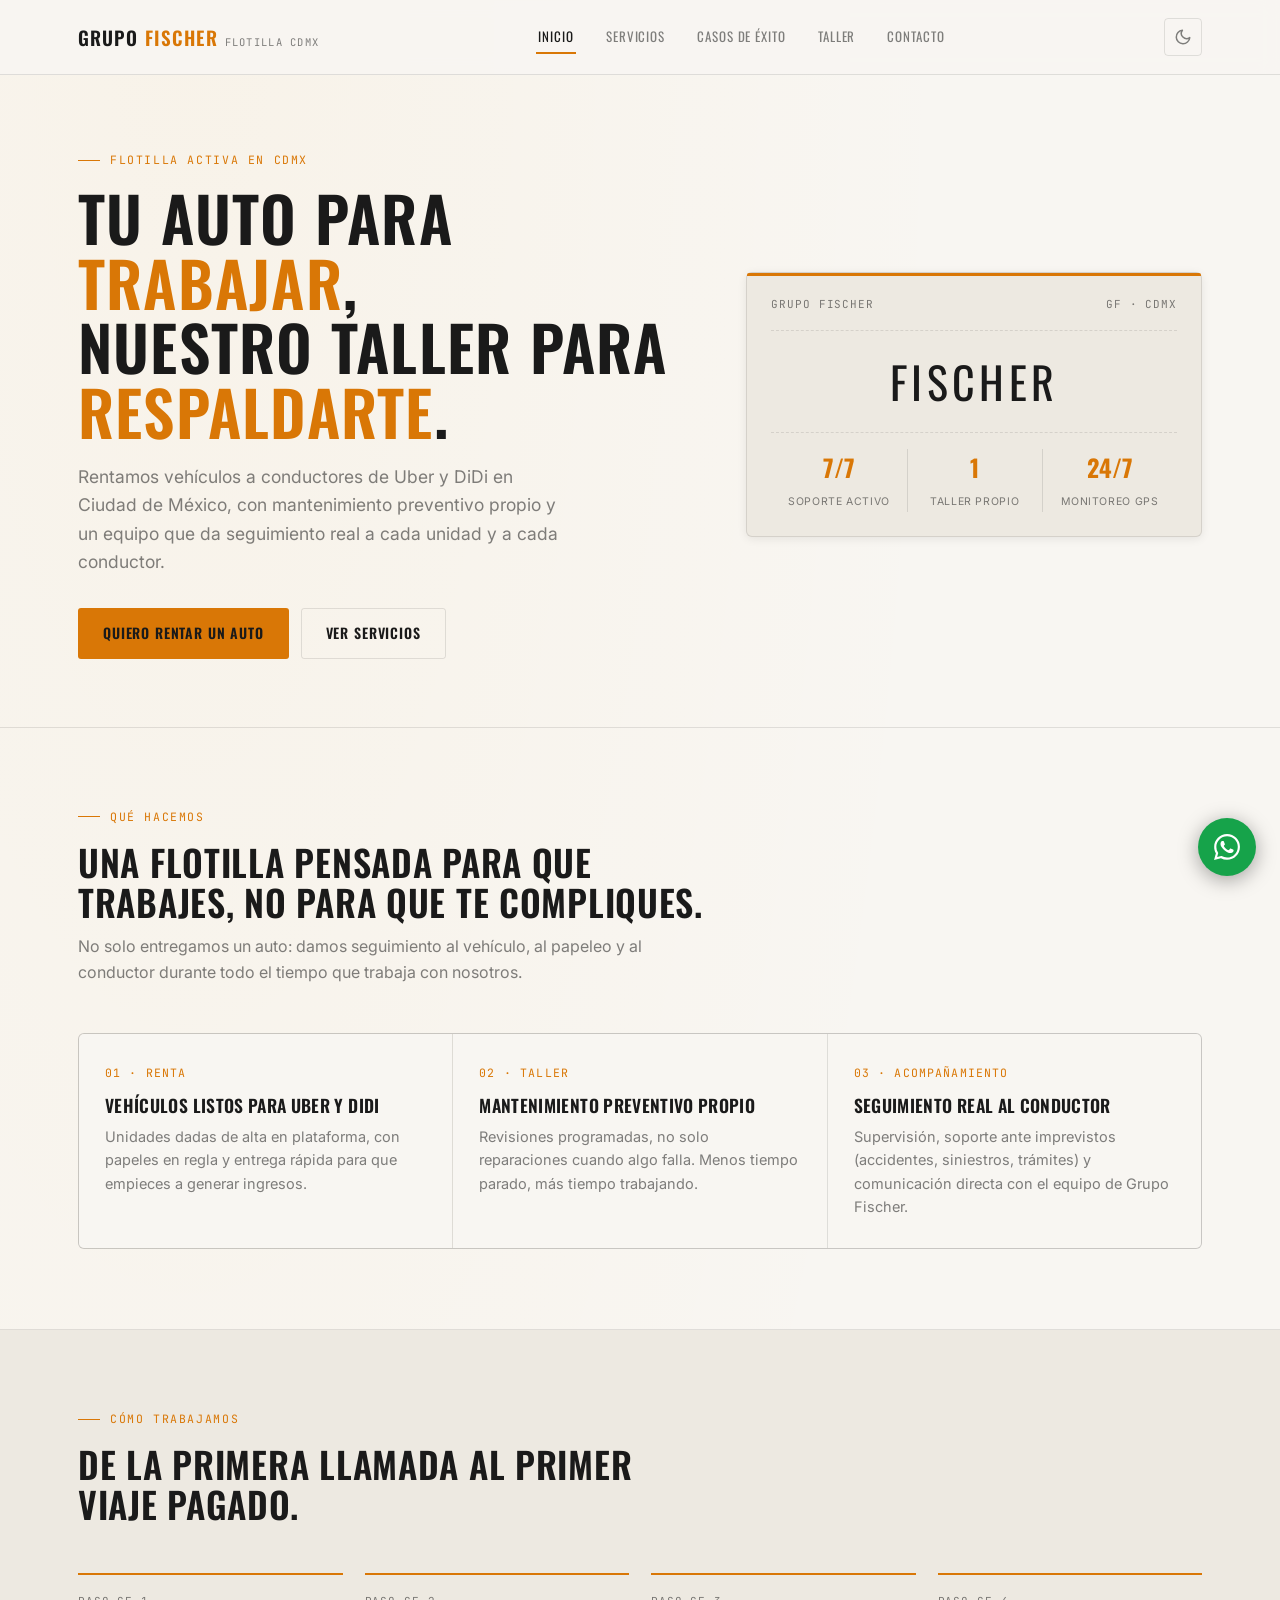
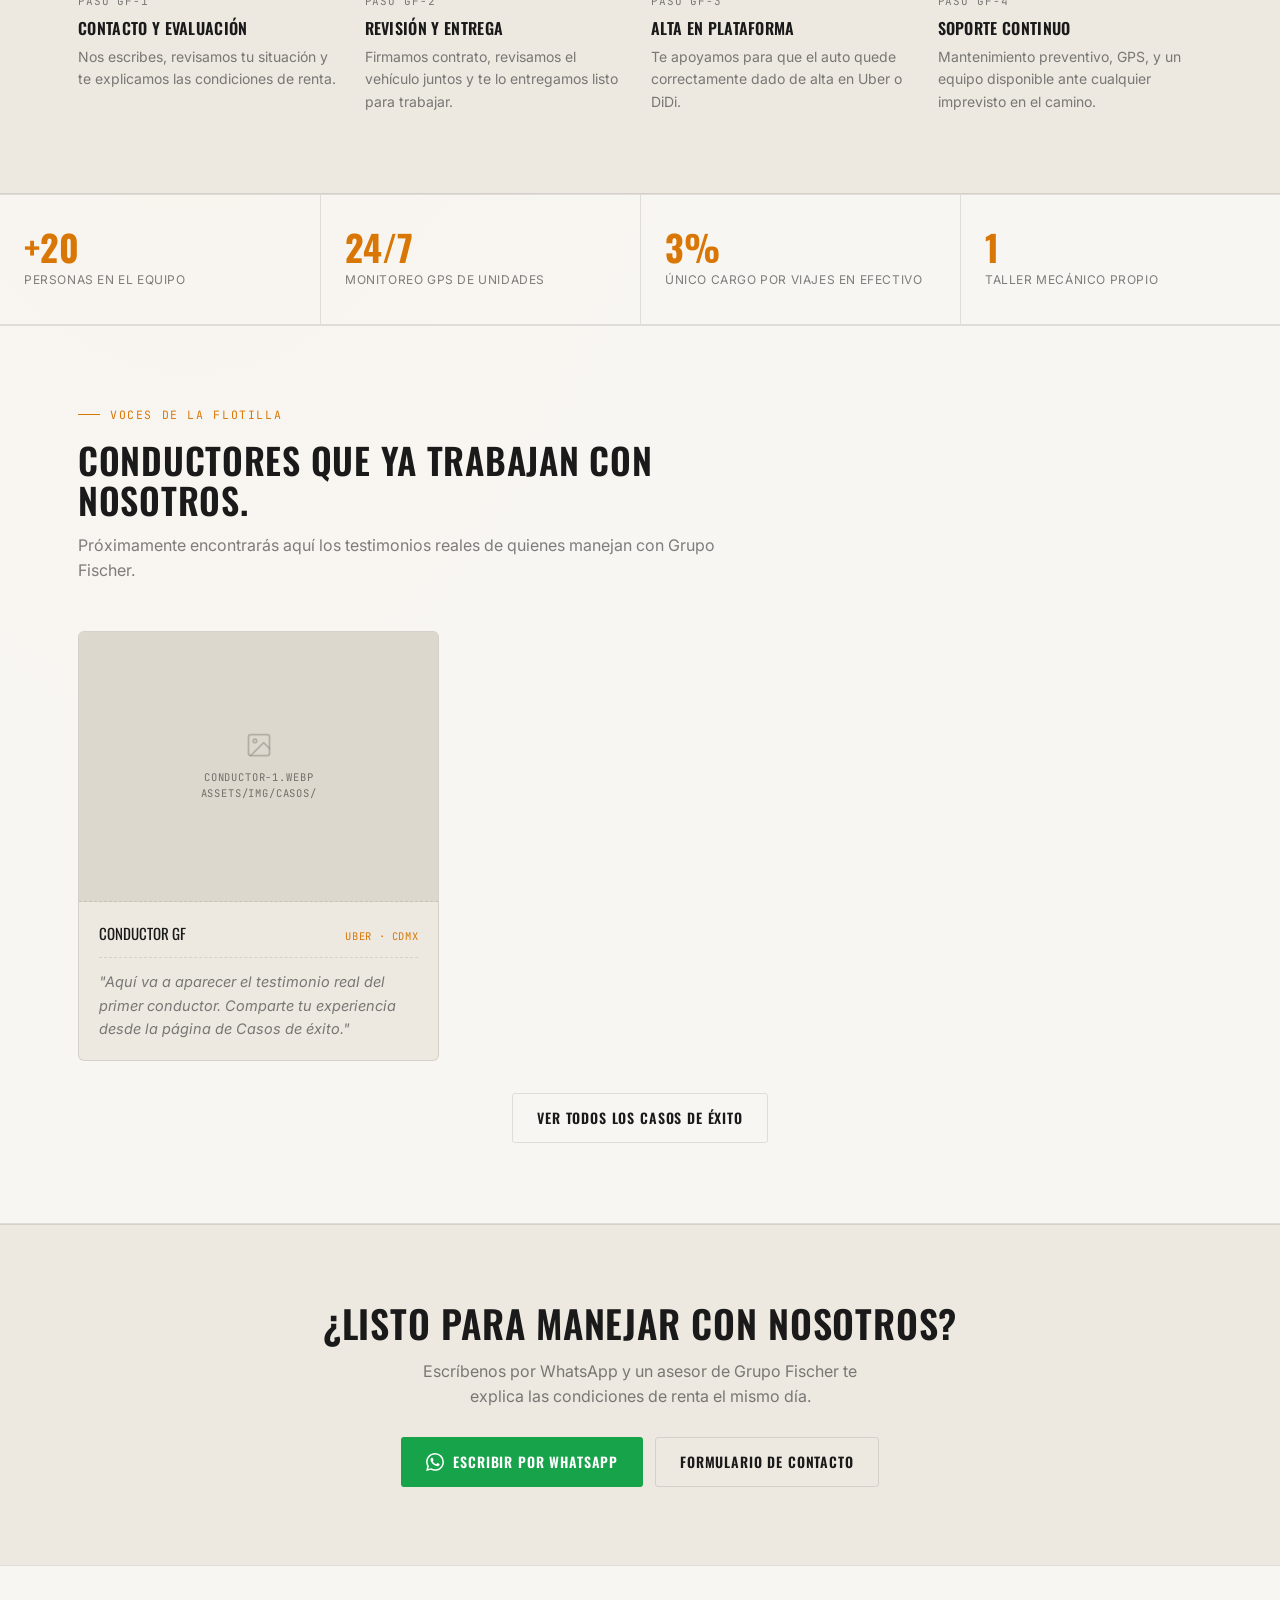
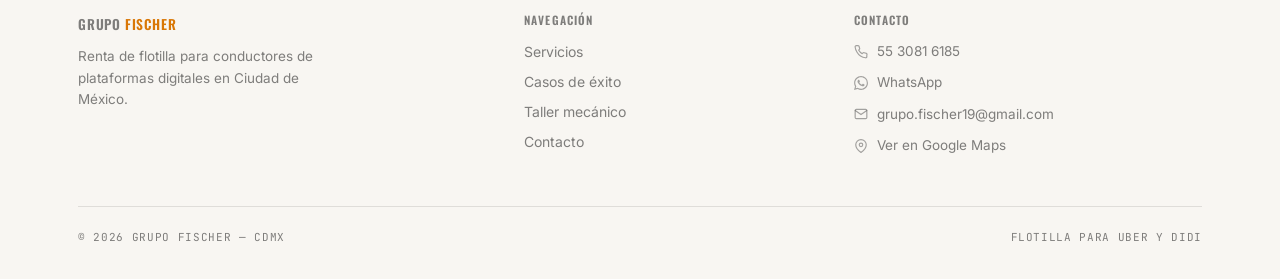
<file: index.html>
<!DOCTYPE html>
<html lang="es-MX" data-theme="dark">
<head>
<meta charset="UTF-8">
<meta name="viewport" content="width=device-width, initial-scale=1.0">
<title>Grupo Fischer — Flotilla para conductores Uber y DiDi en CDMX</title>
<meta name="description" content="Renta de vehículos para conductores de Uber y DiDi en Ciudad de México. Taller mecánico propio, mantenimiento preventivo y acompañamiento real a cada conductor.">
<!-- Open Graph -->
<meta property="og:title"       content="Grupo Fischer — Flotilla para conductores Uber y DiDi en CDMX">
<meta property="og:description" content="Renta de vehículos para conductores de Uber y DiDi en Ciudad de México. Taller propio, soporte 7 días y acompañamiento real.">
<meta property="og:type"        content="website">
<meta property="og:locale"      content="es_MX">
<meta property="og:url"         content="https://grupo-fischer.com/">
<meta property="og:image"       content="https://grupo-fischer.com/assets/img/hero/flotilla-grupo-fischer.webp">
<link rel="canonical"           href="https://grupo-fischer.com/">
<!-- Favicon -->
<link rel="icon" href="assets/img/logo/favicon.svg" type="image/svg+xml">
<!-- Fonts -->
<link rel="preconnect" href="https://fonts.googleapis.com">
<link rel="preconnect" href="https://fonts.gstatic.com" crossorigin>
<link href="https://fonts.googleapis.com/css2?family=Oswald:wght@500;600;700&family=Inter:wght@400;500;600&family=JetBrains+Mono:wght@400;500&display=swap" rel="stylesheet">
<!-- Aplicar tema antes de pintar para evitar flash -->
<script>
  (function(){var t=localStorage.getItem('gf-tema');if(t)document.documentElement.setAttribute('data-theme',t);else if(window.matchMedia('(prefers-color-scheme: light)').matches)document.documentElement.setAttribute('data-theme','light');}());
</script>
<link rel="stylesheet" href="assets/css/styles.css?v=1.0.0">
</head>
<body>

<!-- =============================================
     DATOS DE CONTACTO — editar aquí si cambian
     Tel:      55 3081 6185  |  tel:+525530816185
     WhatsApp: https://wa.me/525530816185
               (alternativa: https://wa.me/5215530816185)
     Correo:   grupo.fischer19@gmail.com
     Maps:     https://maps.app.goo.gl/NrhEzaXPWLWb828k8
     ============================================= -->

<a class="skip-link" href="#main">Ir al contenido principal</a>

<header class="site-header">
  <div class="wrap">
    <a href="index.html" class="logo" aria-label="Grupo Fischer — página de inicio">
      GRUPO <span>FISCHER</span><small>FLOTILLA CDMX</small>
    </a>
    <nav class="main-nav" id="main-nav" aria-label="Navegación principal">
      <a href="index.html" aria-current="page">Inicio</a>
      <a href="servicios.html">Servicios</a>
      <a href="casos-exito.html">Casos de éxito</a>
      <a href="taller.html">Taller</a>
      <a href="contacto.html">Contacto</a>
    </nav>
    <div class="header-actions">
      <button class="theme-toggle" id="theme-toggle" aria-label="Cambiar a tema claro" title="Cambiar a tema claro">
        <svg class="icon-sun" width="18" height="18" viewBox="0 0 24 24" fill="none" stroke="currentColor" stroke-width="2" stroke-linecap="round" stroke-linejoin="round" aria-hidden="true"><circle cx="12" cy="12" r="5"/><line x1="12" y1="1" x2="12" y2="3"/><line x1="12" y1="21" x2="12" y2="23"/><line x1="4.22" y1="4.22" x2="5.64" y2="5.64"/><line x1="18.36" y1="18.36" x2="19.78" y2="19.78"/><line x1="1" y1="12" x2="3" y2="12"/><line x1="21" y1="12" x2="23" y2="12"/><line x1="4.22" y1="19.78" x2="5.64" y2="18.36"/><line x1="18.36" y1="5.64" x2="19.78" y2="4.22"/></svg>
        <svg class="icon-moon" width="18" height="18" viewBox="0 0 24 24" fill="none" stroke="currentColor" stroke-width="2" stroke-linecap="round" stroke-linejoin="round" aria-hidden="true"><path d="M21 12.79A9 9 0 1 1 11.21 3 7 7 0 0 0 21 12.79z"/></svg>
      </button>
      <a class="btn-wsp-mini" href="https://wa.me/525530816185" target="_blank" rel="noopener noreferrer">WhatsApp</a>
      <button type="button" class="nav-toggle" id="nav-toggle" aria-expanded="false" aria-controls="main-nav" aria-label="Abrir menú de navegación">
        <span></span><span></span><span></span>
      </button>
    </div>
  </div>
</header>

<main id="main">

  <!-- HERO -->
  <section class="hero con-borde">
    <div class="wrap hero-grid">
      <div>
        <div class="folio">FLOTILLA ACTIVA EN CDMX</div>
        <h1>Tu auto para <span class="accent">trabajar</span>,<br>nuestro taller para <span class="accent">respaldarte</span>.</h1>
        <p class="lead">Rentamos vehículos a conductores de Uber y DiDi en Ciudad de México, con mantenimiento preventivo propio y un equipo que da seguimiento real a cada unidad y a cada conductor.</p>
        <div class="hero-cta">
          <a class="btn btn-primario" href="contacto.html">Quiero rentar un auto</a>
          <a class="btn btn-fantasma" href="servicios.html">Ver servicios</a>
        </div>
      </div>
      <div class="placa-visual">
        <div class="placa-top">
          <span>Grupo Fischer</span>
          <span>GF · CDMX</span>
        </div>
        <div class="placa-numero">FISCHER</div>
        <div class="placa-stats">
          <div>
            <strong>7/7</strong>
            <span>Soporte activo</span>
          </div>
          <div>
            <strong>1</strong>
            <span>Taller propio</span>
          </div>
          <div>
            <strong>24/7</strong>
            <span>Monitoreo GPS</span>
          </div>
        </div>
      </div>
    </div>
  </section>

  <!-- QUÉ HACEMOS -->
  <section class="seccion con-borde">
    <div class="wrap">
      <div class="section-head">
        <div class="folio">QUÉ HACEMOS</div>
        <h2>Una flotilla pensada para que trabajes, no para que te compliques.</h2>
        <p>No solo entregamos un auto: damos seguimiento al vehículo, al papeleo y al conductor durante todo el tiempo que trabaja con nosotros.</p>
      </div>
      <div class="grid-servicios">
        <div class="servicio-card">
          <div class="num">01 · RENTA</div>
          <h3>Vehículos listos para Uber y DiDi</h3>
          <p>Unidades dadas de alta en plataforma, con papeles en regla y entrega rápida para que empieces a generar ingresos.</p>
        </div>
        <div class="servicio-card">
          <div class="num">02 · TALLER</div>
          <h3>Mantenimiento preventivo propio</h3>
          <p>Revisiones programadas, no solo reparaciones cuando algo falla. Menos tiempo parado, más tiempo trabajando.</p>
        </div>
        <div class="servicio-card">
          <div class="num">03 · ACOMPAÑAMIENTO</div>
          <h3>Seguimiento real al conductor</h3>
          <p>Supervisión, soporte ante imprevistos (accidentes, siniestros, trámites) y comunicación directa con el equipo de Grupo Fischer.</p>
        </div>
      </div>
    </div>
  </section>

  <!-- CÓMO TRABAJAMOS -->
  <section class="seccion alt con-borde">
    <div class="wrap">
      <div class="section-head">
        <div class="folio">CÓMO TRABAJAMOS</div>
        <h2>De la primera llamada al primer viaje pagado.</h2>
      </div>
      <div class="pasos">
        <div class="paso">
          <div class="paso-num">PASO GF-1</div>
          <h3>Contacto y evaluación</h3>
          <p>Nos escribes, revisamos tu situación y te explicamos las condiciones de renta.</p>
        </div>
        <div class="paso">
          <div class="paso-num">PASO GF-2</div>
          <h3>Revisión y entrega</h3>
          <p>Firmamos contrato, revisamos el vehículo juntos y te lo entregamos listo para trabajar.</p>
        </div>
        <div class="paso">
          <div class="paso-num">PASO GF-3</div>
          <h3>Alta en plataforma</h3>
          <p>Te apoyamos para que el auto quede correctamente dado de alta en Uber o DiDi.</p>
        </div>
        <div class="paso">
          <div class="paso-num">PASO GF-4</div>
          <h3>Soporte continuo</h3>
          <p>Mantenimiento preventivo, GPS, y un equipo disponible ante cualquier imprevisto en el camino.</p>
        </div>
      </div>
    </div>
  </section>

  <!-- CIFRAS -->
  <section class="con-borde" style="padding:0;">
    <div class="banda-cifras">
      <div><strong>+20</strong><span>Personas en el equipo</span></div>
      <div><strong>24/7</strong><span>Monitoreo GPS de unidades</span></div>
      <div><strong>3%</strong><span>Único cargo por viajes en efectivo</span></div>
      <div><strong>1</strong><span>Taller mecánico propio</span></div>
    </div>
  </section>

  <!-- TESTIMONIOS -->
  <section class="seccion con-borde">
    <div class="wrap">
      <div class="section-head">
        <div class="folio">VOCES DE LA FLOTILLA</div>
        <h2>Conductores que ya trabajan con nosotros.</h2>
        <p>Próximamente encontrarás aquí los testimonios reales de quienes manejan con Grupo Fischer.</p>
      </div>
      <div class="grid-expedientes">
        <!-- TODO: Reemplazar con testimonios reales cuando los tengas.
             Coloca fotos en: assets/img/casos/conductor-1.webp, conductor-2.webp, etc.
             Sustituye el div.img-ph por: <img src="assets/img/casos/conductor-1.webp" alt="Conductor GF — [nombre]" loading="lazy">  -->
        <div class="expediente">
          <div class="img-ph" role="img" aria-label="Foto del conductor — pendiente">
            <svg width="28" height="28" viewBox="0 0 24 24" fill="none" stroke="currentColor" stroke-width="1.5" stroke-linecap="round" stroke-linejoin="round" aria-hidden="true"><rect x="3" y="3" width="18" height="18" rx="2"/><circle cx="8.5" cy="8.5" r="1.5"/><polyline points="21 15 16 10 5 21"/></svg>
            <span>conductor-1.webp<br>assets/img/casos/</span>
          </div>
          <div class="datos">
            <div class="ficha-top">
              <span class="nombre">Conductor GF</span>
              <span class="meta">Uber · CDMX</span>
            </div>
            <blockquote>"Aquí va a aparecer el testimonio real del primer conductor. Comparte tu experiencia desde la página de Casos de éxito."</blockquote>
          </div>
        </div>
      </div>
      <div style="text-align:center; margin-top:32px;">
        <a class="btn btn-fantasma" href="casos-exito.html">Ver todos los casos de éxito</a>
      </div>
    </div>
  </section>

  <!-- CTA FINAL -->
  <section class="cta-final">
    <div class="wrap">
      <h2>¿Listo para manejar con nosotros?</h2>
      <p>Escríbenos por WhatsApp y un asesor de Grupo Fischer te explica las condiciones de renta el mismo día.</p>
      <div class="cta-btns">
        <a class="btn btn-wsp" href="https://wa.me/525530816185" target="_blank" rel="noopener noreferrer">
          <svg width="18" height="18" viewBox="0 0 24 24" fill="currentColor" aria-hidden="true"><path d="M17.472 14.382c-.297-.149-1.758-.867-2.03-.967-.273-.099-.471-.148-.67.15-.197.297-.767.966-.94 1.164-.173.199-.347.223-.644.075-.297-.15-1.255-.463-2.39-1.475-.883-.788-1.48-1.761-1.653-2.059-.173-.297-.018-.458.13-.606.134-.133.298-.347.446-.52.149-.174.198-.298.298-.497.099-.198.05-.371-.025-.52-.075-.149-.669-1.612-.916-2.207-.242-.579-.487-.5-.669-.51-.173-.008-.371-.01-.57-.01-.198 0-.52.074-.792.372-.272.297-1.04 1.016-1.04 2.479 0 1.462 1.065 2.875 1.213 3.074.149.198 2.096 3.2 5.077 4.487.709.306 1.262.489 1.694.625.712.227 1.36.195 1.871.118.571-.085 1.758-.719 2.006-1.413.248-.694.248-1.289.173-1.413-.074-.124-.272-.198-.57-.347m-5.421 7.403h-.004a9.87 9.87 0 01-5.031-1.378l-.361-.214-3.741.982.998-3.648-.235-.374a9.86 9.86 0 01-1.51-5.26c.001-5.45 4.436-9.884 9.888-9.884 2.64 0 5.122 1.03 6.988 2.898a9.825 9.825 0 012.893 6.994c-.003 5.45-4.437 9.884-9.885 9.884m8.413-18.297A11.815 11.815 0 0012.05 0C5.495 0 .16 5.335.157 11.892c0 2.096.547 4.142 1.588 5.945L.057 24l6.305-1.654a11.882 11.882 0 005.683 1.448h.005c6.554 0 11.89-5.335 11.893-11.893a11.821 11.821 0 00-3.48-8.413z"/></svg>
          Escribir por WhatsApp
        </a>
        <a class="btn btn-fantasma" href="contacto.html">Formulario de contacto</a>
      </div>
    </div>
  </section>

</main>

<footer class="site-footer">
  <div class="wrap">
    <div class="footer-grid">
      <div class="footer-brand">
        <p class="footer-logo">GRUPO <span>FISCHER</span></p>
        <p>Renta de flotilla para conductores de plataformas digitales en Ciudad de México.</p>
      </div>
      <div>
        <h4>Navegación</h4>
        <nav aria-label="Navegación en el footer">
          <a href="servicios.html">Servicios</a>
          <a href="casos-exito.html">Casos de éxito</a>
          <a href="taller.html">Taller mecánico</a>
          <a href="contacto.html">Contacto</a>
        </nav>
      </div>
      <div>
        <h4>Contacto</h4>
        <div class="footer-contact">
          <a href="tel:+525530816185">
            <svg width="14" height="14" viewBox="0 0 24 24" fill="none" stroke="currentColor" stroke-width="2" stroke-linecap="round" stroke-linejoin="round" aria-hidden="true"><path d="M22 16.92v3a2 2 0 0 1-2.18 2 19.79 19.79 0 0 1-8.63-3.07A19.5 19.5 0 0 1 4.99 12 19.79 19.79 0 0 1 1.95 3.35 2 2 0 0 1 3.92 1h3a2 2 0 0 1 2 1.72c.127.96.361 1.903.7 2.81a2 2 0 0 1-.45 2.11L8.09 8.91a16 16 0 0 0 6 6l1.27-1.27a2 2 0 0 1 2.11-.45c.907.339 1.85.573 2.81.7A2 2 0 0 1 22 16.92z"/></svg>
            55 3081 6185
          </a>
          <a href="https://wa.me/525530816185" target="_blank" rel="noopener noreferrer">
            <svg width="14" height="14" viewBox="0 0 24 24" fill="currentColor" aria-hidden="true"><path d="M17.472 14.382c-.297-.149-1.758-.867-2.03-.967-.273-.099-.471-.148-.67.15-.197.297-.767.966-.94 1.164-.173.199-.347.223-.644.075-.297-.15-1.255-.463-2.39-1.475-.883-.788-1.48-1.761-1.653-2.059-.173-.297-.018-.458.13-.606.134-.133.298-.347.446-.52.149-.174.198-.298.298-.497.099-.198.05-.371-.025-.52-.075-.149-.669-1.612-.916-2.207-.242-.579-.487-.5-.669-.51-.173-.008-.371-.01-.57-.01-.198 0-.52.074-.792.372-.272.297-1.04 1.016-1.04 2.479 0 1.462 1.065 2.875 1.213 3.074.149.198 2.096 3.2 5.077 4.487.709.306 1.262.489 1.694.625.712.227 1.36.195 1.871.118.571-.085 1.758-.719 2.006-1.413.248-.694.248-1.289.173-1.413-.074-.124-.272-.198-.57-.347m-5.421 7.403h-.004a9.87 9.87 0 01-5.031-1.378l-.361-.214-3.741.982.998-3.648-.235-.374a9.86 9.86 0 01-1.51-5.26c.001-5.45 4.436-9.884 9.888-9.884 2.64 0 5.122 1.03 6.988 2.898a9.825 9.825 0 012.893 6.994c-.003 5.45-4.437 9.884-9.885 9.884m8.413-18.297A11.815 11.815 0 0012.05 0C5.495 0 .16 5.335.157 11.892c0 2.096.547 4.142 1.588 5.945L.057 24l6.305-1.654a11.882 11.882 0 005.683 1.448h.005c6.554 0 11.89-5.335 11.893-11.893a11.821 11.821 0 00-3.48-8.413z"/></svg>
            WhatsApp
          </a>
          <a href="mailto:grupo.fischer19@gmail.com">
            <svg width="14" height="14" viewBox="0 0 24 24" fill="none" stroke="currentColor" stroke-width="2" stroke-linecap="round" stroke-linejoin="round" aria-hidden="true"><path d="M4 4h16c1.1 0 2 .9 2 2v12c0 1.1-.9 2-2 2H4c-1.1 0-2-.9-2-2V6c0-1.1.9-2 2-2z"/><polyline points="22,6 12,13 2,6"/></svg>
            grupo.fischer19@gmail.com
          </a>
          <a href="https://maps.app.goo.gl/NrhEzaXPWLWb828k8" target="_blank" rel="noopener noreferrer">
            <svg width="14" height="14" viewBox="0 0 24 24" fill="none" stroke="currentColor" stroke-width="2" stroke-linecap="round" stroke-linejoin="round" aria-hidden="true"><path d="M21 10c0 7-9 13-9 13s-9-6-9-13a9 9 0 0 1 18 0z"/><circle cx="12" cy="10" r="3"/></svg>
            Ver en Google Maps
          </a>
        </div>
      </div>
    </div>
    <div class="footer-bottom">
      <span>© 2026 Grupo Fischer — CDMX</span>
      <span>Flotilla para Uber y DiDi</span>
    </div>
  </div>
</footer>

<!-- Botón flotante WhatsApp -->
<a class="wsp-flotante" href="https://wa.me/525530816185" target="_blank" rel="noopener noreferrer" aria-label="Contactar a Grupo Fischer por WhatsApp">
  <svg width="26" height="26" viewBox="0 0 24 24" fill="currentColor" aria-hidden="true"><path d="M17.472 14.382c-.297-.149-1.758-.867-2.03-.967-.273-.099-.471-.148-.67.15-.197.297-.767.966-.94 1.164-.173.199-.347.223-.644.075-.297-.15-1.255-.463-2.39-1.475-.883-.788-1.48-1.761-1.653-2.059-.173-.297-.018-.458.13-.606.134-.133.298-.347.446-.52.149-.174.198-.298.298-.497.099-.198.05-.371-.025-.52-.075-.149-.669-1.612-.916-2.207-.242-.579-.487-.5-.669-.51-.173-.008-.371-.01-.57-.01-.198 0-.52.074-.792.372-.272.297-1.04 1.016-1.04 2.479 0 1.462 1.065 2.875 1.213 3.074.149.198 2.096 3.2 5.077 4.487.709.306 1.262.489 1.694.625.712.227 1.36.195 1.871.118.571-.085 1.758-.719 2.006-1.413.248-.694.248-1.289.173-1.413-.074-.124-.272-.198-.57-.347m-5.421 7.403h-.004a9.87 9.87 0 01-5.031-1.378l-.361-.214-3.741.982.998-3.648-.235-.374a9.86 9.86 0 01-1.51-5.26c.001-5.45 4.436-9.884 9.888-9.884 2.64 0 5.122 1.03 6.988 2.898a9.825 9.825 0 012.893 6.994c-.003 5.45-4.437 9.884-9.885 9.884m8.413-18.297A11.815 11.815 0 0012.05 0C5.495 0 .16 5.335.157 11.892c0 2.096.547 4.142 1.588 5.945L.057 24l6.305-1.654a11.882 11.882 0 005.683 1.448h.005c6.554 0 11.89-5.335 11.893-11.893a11.821 11.821 0 00-3.48-8.413z"/></svg>
</a>

<script src="assets/js/main.js?v=1.0.0"></script>
</body>
</html>
</file>
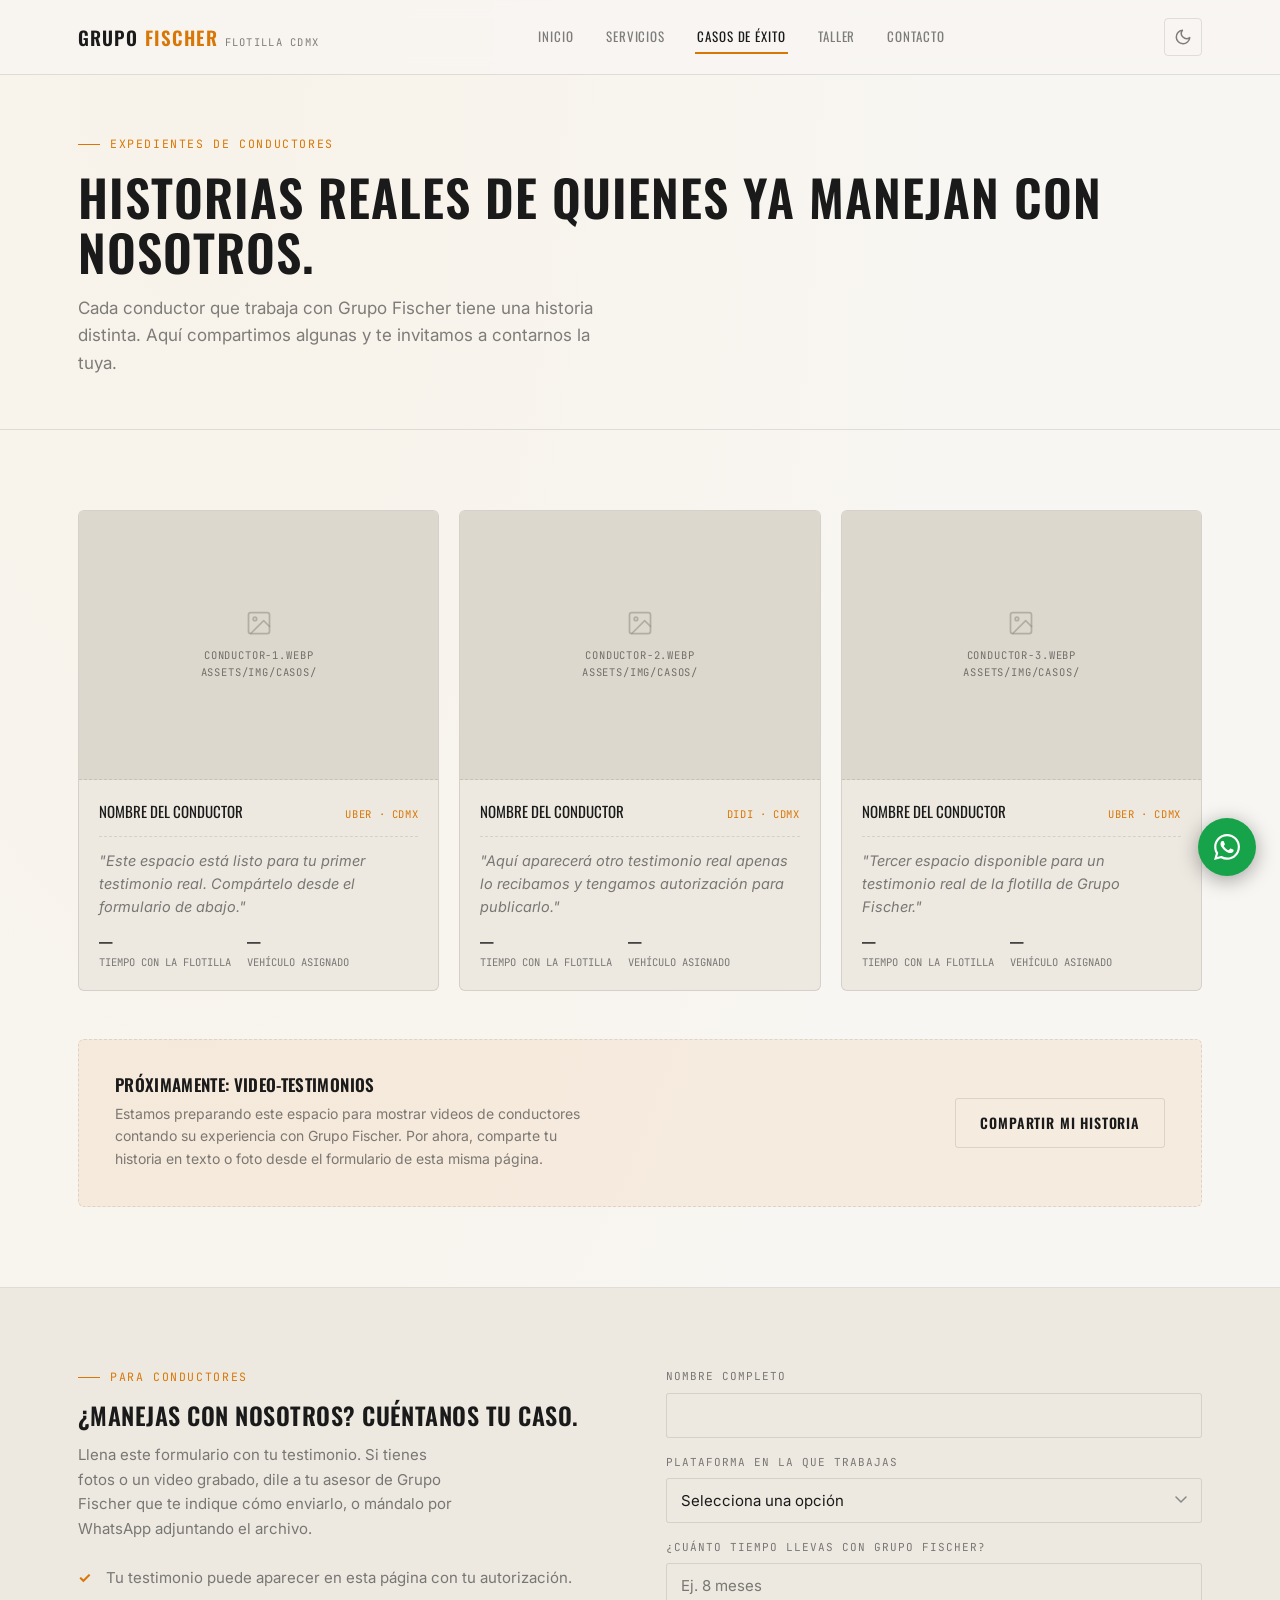
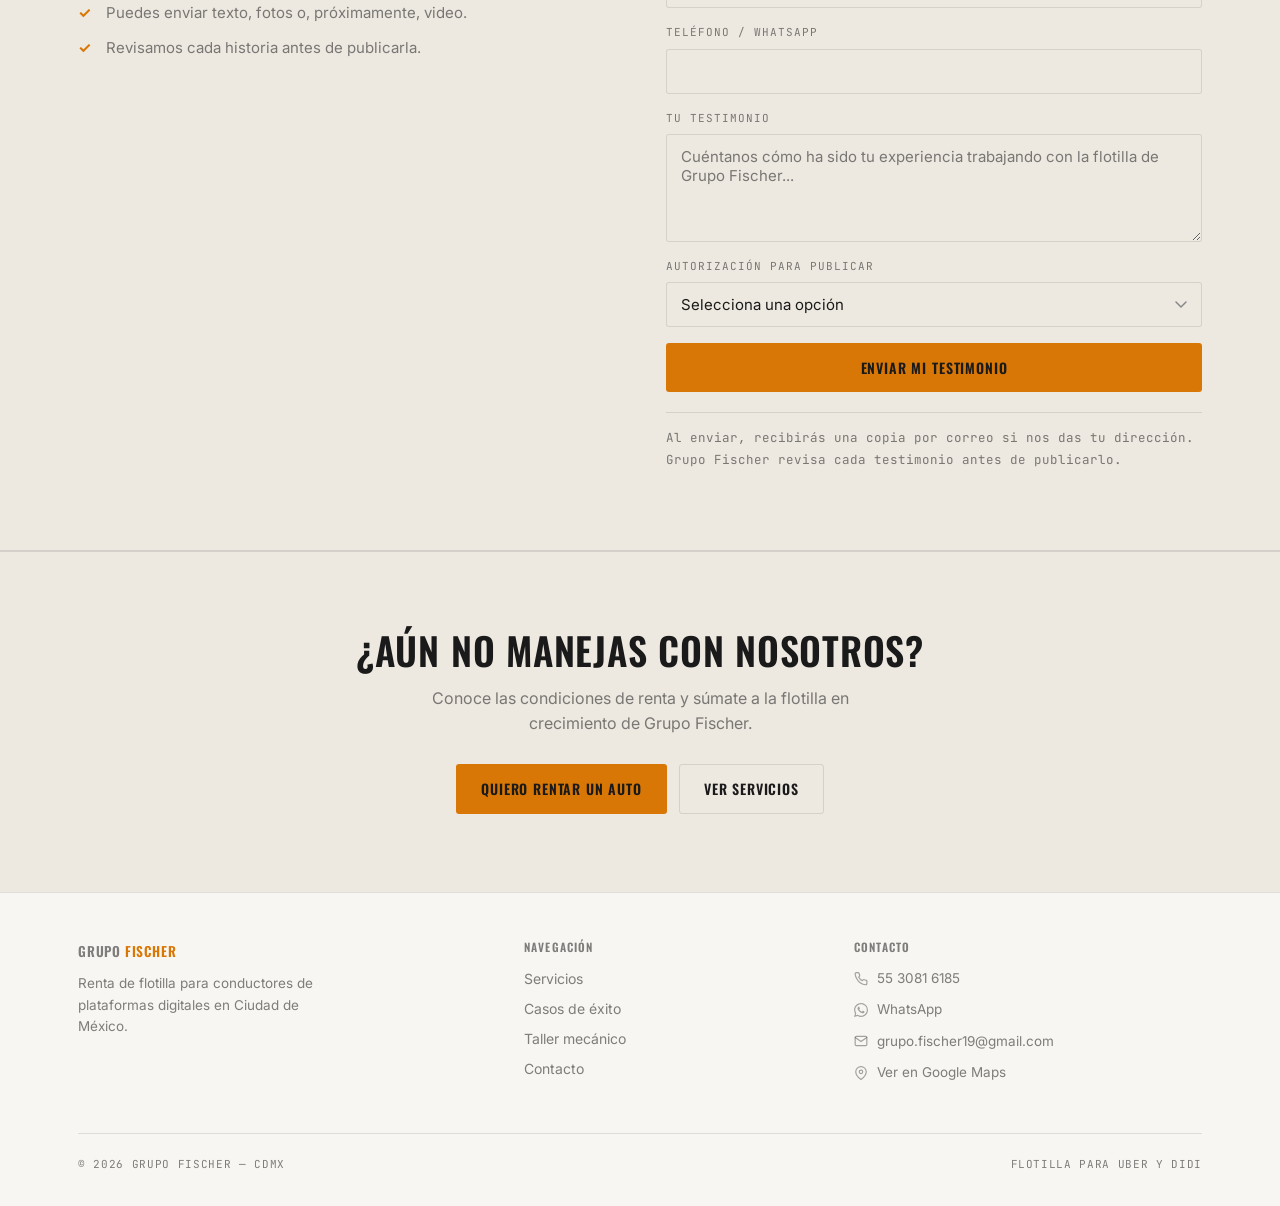
<file: casos-exito.html>
<!DOCTYPE html>
<html lang="es-MX" data-theme="dark">
<head>
<meta charset="UTF-8">
<meta name="viewport" content="width=device-width, initial-scale=1.0">
<title>Casos de éxito — Grupo Fischer · Conductores Uber y DiDi en CDMX</title>
<meta name="description" content="Testimonios reales de conductores que trabajan con la flotilla de Grupo Fischer en Ciudad de México. Comparte tu historia con nosotros.">
<meta property="og:title"       content="Casos de éxito — Grupo Fischer">
<meta property="og:description" content="Historias reales de conductores de Uber y DiDi que trabajan con Grupo Fischer en CDMX.">
<meta property="og:type"        content="website">
<meta property="og:locale"      content="es_MX">
<meta property="og:url"         content="https://grupo-fischer.com/casos-exito.html">
<meta property="og:image"       content="https://grupo-fischer.com/assets/img/hero/flotilla-grupo-fischer.webp">
<link rel="canonical"           href="https://grupo-fischer.com/casos-exito.html">
<link rel="icon" href="assets/img/logo/favicon.svg" type="image/svg+xml">
<link rel="preconnect" href="https://fonts.googleapis.com">
<link rel="preconnect" href="https://fonts.gstatic.com" crossorigin>
<link href="https://fonts.googleapis.com/css2?family=Oswald:wght@500;600;700&family=Inter:wght@400;500;600&family=JetBrains+Mono:wght@400;500&display=swap" rel="stylesheet">
<script>
  (function(){var t=localStorage.getItem('gf-tema');if(t)document.documentElement.setAttribute('data-theme',t);else if(window.matchMedia('(prefers-color-scheme: light)').matches)document.documentElement.setAttribute('data-theme','light');}());
</script>
<link rel="stylesheet" href="assets/css/styles.css?v=1.0.0">
</head>
<body>

<!-- DATOS DE CONTACTO: Tel +525530816185 | WhatsApp https://wa.me/525530816185 | grupo.fischer19@gmail.com -->

<a class="skip-link" href="#main">Ir al contenido principal</a>

<header class="site-header">
  <div class="wrap">
    <a href="index.html" class="logo" aria-label="Grupo Fischer — inicio">
      GRUPO <span>FISCHER</span><small>FLOTILLA CDMX</small>
    </a>
    <nav class="main-nav" id="main-nav" aria-label="Navegación principal">
      <a href="index.html">Inicio</a>
      <a href="servicios.html">Servicios</a>
      <a href="casos-exito.html" aria-current="page">Casos de éxito</a>
      <a href="taller.html">Taller</a>
      <a href="contacto.html">Contacto</a>
    </nav>
    <div class="header-actions">
      <button class="theme-toggle" id="theme-toggle" aria-label="Cambiar a tema claro" title="Cambiar a tema claro">
        <svg class="icon-sun" width="18" height="18" viewBox="0 0 24 24" fill="none" stroke="currentColor" stroke-width="2" stroke-linecap="round" stroke-linejoin="round" aria-hidden="true"><circle cx="12" cy="12" r="5"/><line x1="12" y1="1" x2="12" y2="3"/><line x1="12" y1="21" x2="12" y2="23"/><line x1="4.22" y1="4.22" x2="5.64" y2="5.64"/><line x1="18.36" y1="18.36" x2="19.78" y2="19.78"/><line x1="1" y1="12" x2="3" y2="12"/><line x1="21" y1="12" x2="23" y2="12"/><line x1="4.22" y1="19.78" x2="5.64" y2="18.36"/><line x1="18.36" y1="5.64" x2="19.78" y2="4.22"/></svg>
        <svg class="icon-moon" width="18" height="18" viewBox="0 0 24 24" fill="none" stroke="currentColor" stroke-width="2" stroke-linecap="round" stroke-linejoin="round" aria-hidden="true"><path d="M21 12.79A9 9 0 1 1 11.21 3 7 7 0 0 0 21 12.79z"/></svg>
      </button>
      <a class="btn-wsp-mini" href="https://wa.me/525530816185" target="_blank" rel="noopener noreferrer">WhatsApp</a>
      <button type="button" class="nav-toggle" id="nav-toggle" aria-expanded="false" aria-controls="main-nav" aria-label="Abrir menú de navegación">
        <span></span><span></span><span></span>
      </button>
    </div>
  </div>
</header>

<main id="main">

  <section class="hero-inner con-borde">
    <div class="wrap">
      <div class="folio">EXPEDIENTES DE CONDUCTORES</div>
      <h1>Historias reales de quienes ya manejan con nosotros.</h1>
      <p class="lead">Cada conductor que trabaja con Grupo Fischer tiene una historia distinta. Aquí compartimos algunas y te invitamos a contarnos la tuya.</p>
    </div>
  </section>

  <section class="seccion con-borde">
    <div class="wrap">

      <!-- =============================================
           TODO: Reemplazar estas tarjetas con testimonios reales.
           Pasos:
           1. Obtén nombre, plataforma (Uber/DiDi), tiempo en flotilla,
              vehículo asignado y texto del testimonio de cada conductor.
           2. Pide autorización por escrito antes de publicar.
           3. Si tienes foto: guárdala en assets/img/casos/conductor-N.webp
              (400×300px mínimo, relación 4:3) y reemplaza el div.img-ph
              por: <img src="assets/img/casos/conductor-N.webp"
                        alt="[Nombre del conductor], conductor Uber/DiDi con Grupo Fischer"
                        loading="lazy">
           ============================================= -->

      <div class="grid-expedientes">

        <article class="expediente">
          <div class="img-ph" role="img" aria-label="Fotografía del conductor — pendiente">
            <svg width="28" height="28" viewBox="0 0 24 24" fill="none" stroke="currentColor" stroke-width="1.5" stroke-linecap="round" stroke-linejoin="round" aria-hidden="true"><rect x="3" y="3" width="18" height="18" rx="2"/><circle cx="8.5" cy="8.5" r="1.5"/><polyline points="21 15 16 10 5 21"/></svg>
            <span>conductor-1.webp<br>assets/img/casos/</span>
          </div>
          <div class="datos">
            <div class="ficha-top">
              <span class="nombre">Nombre del conductor</span>
              <span class="meta">Uber · CDMX</span>
            </div>
            <blockquote>"Este espacio está listo para tu primer testimonio real. Compártelo desde el formulario de abajo."</blockquote>
            <div class="km">
              <div><strong>—</strong>Tiempo con la flotilla</div>
              <div><strong>—</strong>Vehículo asignado</div>
            </div>
          </div>
        </article>

        <article class="expediente">
          <div class="img-ph" role="img" aria-label="Fotografía del conductor — pendiente">
            <svg width="28" height="28" viewBox="0 0 24 24" fill="none" stroke="currentColor" stroke-width="1.5" stroke-linecap="round" stroke-linejoin="round" aria-hidden="true"><rect x="3" y="3" width="18" height="18" rx="2"/><circle cx="8.5" cy="8.5" r="1.5"/><polyline points="21 15 16 10 5 21"/></svg>
            <span>conductor-2.webp<br>assets/img/casos/</span>
          </div>
          <div class="datos">
            <div class="ficha-top">
              <span class="nombre">Nombre del conductor</span>
              <span class="meta">DiDi · CDMX</span>
            </div>
            <blockquote>"Aquí aparecerá otro testimonio real apenas lo recibamos y tengamos autorización para publicarlo."</blockquote>
            <div class="km">
              <div><strong>—</strong>Tiempo con la flotilla</div>
              <div><strong>—</strong>Vehículo asignado</div>
            </div>
          </div>
        </article>

        <article class="expediente">
          <div class="img-ph" role="img" aria-label="Fotografía del conductor — pendiente">
            <svg width="28" height="28" viewBox="0 0 24 24" fill="none" stroke="currentColor" stroke-width="1.5" stroke-linecap="round" stroke-linejoin="round" aria-hidden="true"><rect x="3" y="3" width="18" height="18" rx="2"/><circle cx="8.5" cy="8.5" r="1.5"/><polyline points="21 15 16 10 5 21"/></svg>
            <span>conductor-3.webp<br>assets/img/casos/</span>
          </div>
          <div class="datos">
            <div class="ficha-top">
              <span class="nombre">Nombre del conductor</span>
              <span class="meta">Uber · CDMX</span>
            </div>
            <blockquote>"Tercer espacio disponible para un testimonio real de la flotilla de Grupo Fischer."</blockquote>
            <div class="km">
              <div><strong>—</strong>Tiempo con la flotilla</div>
              <div><strong>—</strong>Vehículo asignado</div>
            </div>
          </div>
        </article>

      </div>

      <div class="caja-video">
        <div>
          <h3>Próximamente: video-testimonios</h3>
          <p>Estamos preparando este espacio para mostrar videos de conductores contando su experiencia con Grupo Fischer. Por ahora, comparte tu historia en texto o foto desde el formulario de esta misma página.</p>
        </div>
        <a class="btn btn-fantasma" href="#enviar-testimonio">Compartir mi historia</a>
      </div>

    </div>
  </section>

  <section class="seccion alt con-borde" id="enviar-testimonio">
    <div class="wrap dos-col">
      <div>
        <div class="folio">PARA CONDUCTORES</div>
        <h2>¿Manejas con nosotros? Cuéntanos tu caso.</h2>
        <p style="color:var(--t2); margin-top:14px; max-width:42ch; font-size:15px; line-height:1.65;">
          Llena este formulario con tu testimonio. Si tienes fotos o un video grabado, dile a tu asesor de Grupo Fischer que te indique cómo enviarlo, o mándalo por WhatsApp adjuntando el archivo.
        </p>
        <ul class="lista-check" style="margin-top:24px;">
          <li>Tu testimonio puede aparecer en esta página con tu autorización.</li>
          <li>Puedes enviar texto, fotos o, próximamente, video.</li>
          <li>Revisamos cada historia antes de publicarla.</li>
        </ul>
      </div>

      <!-- =============================================
           FORMULARIO — FormSubmit.co
           IMPORTANTE: La primera vez que alguien envíe este formulario,
           FormSubmit enviará un correo de CONFIRMACIÓN a grupo.fischer19@gmail.com.
           Debes hacer clic en "Confirm your email" para activarlo.
           Después de eso, todos los mensajes llegarán normalmente al correo.

           Si quieres que, después de enviar, lleve a una página de gracias,
           agrega: <input type="hidden" name="_next" value="https://grupo-fischer.com/gracias.html">
           ============================================= -->
      <form class="form-contacto"
            action="https://formsubmit.co/grupo.fischer19@gmail.com"
            method="POST"
            novalidate>
        <input type="hidden" name="_subject"  value="Nuevo testimonio — Casos de éxito Grupo Fischer">
        <input type="hidden" name="_captcha"  value="false">
        <!-- Antispam honeypot -->
        <input type="text"   name="_honey"   style="display:none" tabindex="-1" autocomplete="off">

        <div class="campo">
          <label for="nombre">Nombre completo</label>
          <input type="text" id="nombre" name="nombre" autocomplete="name" required>
        </div>

        <div class="campo">
          <label for="plataforma">Plataforma en la que trabajas</label>
          <select id="plataforma" name="plataforma">
            <option value="">Selecciona una opción</option>
            <option value="Uber">Uber</option>
            <option value="DiDi">DiDi</option>
            <option value="Ambas">Ambas</option>
          </select>
        </div>

        <div class="campo">
          <label for="tiempo">¿Cuánto tiempo llevas con Grupo Fischer?</label>
          <input type="text" id="tiempo" name="tiempo_con_flotilla" placeholder="Ej. 8 meses">
        </div>

        <div class="campo">
          <label for="telefono">Teléfono / WhatsApp</label>
          <input type="tel" id="telefono" name="telefono" autocomplete="tel" required>
        </div>

        <div class="campo">
          <label for="testimonio">Tu testimonio</label>
          <textarea id="testimonio" name="testimonio" placeholder="Cuéntanos cómo ha sido tu experiencia trabajando con la flotilla de Grupo Fischer..." required></textarea>
        </div>

        <div class="campo">
          <label for="autorizo">Autorización para publicar</label>
          <select id="autorizo" name="autorizacion_publicar">
            <option value="">Selecciona una opción</option>
            <option value="Sí, autorizo publicar mi testimonio">Sí, autorizo publicar mi testimonio</option>
            <option value="No, es solo para uso interno">No, es solo para uso interno</option>
          </select>
        </div>

        <button type="submit" class="btn btn-primario" style="justify-content:center;">Enviar mi testimonio</button>
        <p class="formsubmit-nota">Al enviar, recibirás una copia por correo si nos das tu dirección. Grupo Fischer revisa cada testimonio antes de publicarlo.</p>
      </form>
    </div>
  </section>

  <section class="cta-final">
    <div class="wrap">
      <h2>¿Aún no manejas con nosotros?</h2>
      <p>Conoce las condiciones de renta y súmate a la flotilla en crecimiento de Grupo Fischer.</p>
      <div class="cta-btns">
        <a class="btn btn-primario" href="contacto.html">Quiero rentar un auto</a>
        <a class="btn btn-fantasma" href="servicios.html">Ver servicios</a>
      </div>
    </div>
  </section>

</main>

<footer class="site-footer">
  <div class="wrap">
    <div class="footer-grid">
      <div class="footer-brand">
        <p class="footer-logo">GRUPO <span>FISCHER</span></p>
        <p>Renta de flotilla para conductores de plataformas digitales en Ciudad de México.</p>
      </div>
      <div>
        <h4>Navegación</h4>
        <nav aria-label="Navegación en el footer">
          <a href="servicios.html">Servicios</a>
          <a href="casos-exito.html">Casos de éxito</a>
          <a href="taller.html">Taller mecánico</a>
          <a href="contacto.html">Contacto</a>
        </nav>
      </div>
      <div>
        <h4>Contacto</h4>
        <div class="footer-contact">
          <a href="tel:+525530816185"><svg width="14" height="14" viewBox="0 0 24 24" fill="none" stroke="currentColor" stroke-width="2" stroke-linecap="round" stroke-linejoin="round" aria-hidden="true"><path d="M22 16.92v3a2 2 0 0 1-2.18 2 19.79 19.79 0 0 1-8.63-3.07A19.5 19.5 0 0 1 4.99 12 19.79 19.79 0 0 1 1.95 3.35 2 2 0 0 1 3.92 1h3a2 2 0 0 1 2 1.72c.127.96.361 1.903.7 2.81a2 2 0 0 1-.45 2.11L8.09 8.91a16 16 0 0 0 6 6l1.27-1.27a2 2 0 0 1 2.11-.45c.907.339 1.85.573 2.81.7A2 2 0 0 1 22 16.92z"/></svg>55 3081 6185</a>
          <a href="https://wa.me/525530816185" target="_blank" rel="noopener noreferrer"><svg width="14" height="14" viewBox="0 0 24 24" fill="currentColor" aria-hidden="true"><path d="M17.472 14.382c-.297-.149-1.758-.867-2.03-.967-.273-.099-.471-.148-.67.15-.197.297-.767.966-.94 1.164-.173.199-.347.223-.644.075-.297-.15-1.255-.463-2.39-1.475-.883-.788-1.48-1.761-1.653-2.059-.173-.297-.018-.458.13-.606.134-.133.298-.347.446-.52.149-.174.198-.298.298-.497.099-.198.05-.371-.025-.52-.075-.149-.669-1.612-.916-2.207-.242-.579-.487-.5-.669-.51-.173-.008-.371-.01-.57-.01-.198 0-.52.074-.792.372-.272.297-1.04 1.016-1.04 2.479 0 1.462 1.065 2.875 1.213 3.074.149.198 2.096 3.2 5.077 4.487.709.306 1.262.489 1.694.625.712.227 1.36.195 1.871.118.571-.085 1.758-.719 2.006-1.413.248-.694.248-1.289.173-1.413-.074-.124-.272-.198-.57-.347m-5.421 7.403h-.004a9.87 9.87 0 01-5.031-1.378l-.361-.214-3.741.982.998-3.648-.235-.374a9.86 9.86 0 01-1.51-5.26c.001-5.45 4.436-9.884 9.888-9.884 2.64 0 5.122 1.03 6.988 2.898a9.825 9.825 0 012.893 6.994c-.003 5.45-4.437 9.884-9.885 9.884m8.413-18.297A11.815 11.815 0 0012.05 0C5.495 0 .16 5.335.157 11.892c0 2.096.547 4.142 1.588 5.945L.057 24l6.305-1.654a11.882 11.882 0 005.683 1.448h.005c6.554 0 11.89-5.335 11.893-11.893a11.821 11.821 0 00-3.48-8.413z"/></svg>WhatsApp</a>
          <a href="mailto:grupo.fischer19@gmail.com"><svg width="14" height="14" viewBox="0 0 24 24" fill="none" stroke="currentColor" stroke-width="2" stroke-linecap="round" stroke-linejoin="round" aria-hidden="true"><path d="M4 4h16c1.1 0 2 .9 2 2v12c0 1.1-.9 2-2 2H4c-1.1 0-2-.9-2-2V6c0-1.1.9-2 2-2z"/><polyline points="22,6 12,13 2,6"/></svg>grupo.fischer19@gmail.com</a>
          <a href="https://maps.app.goo.gl/NrhEzaXPWLWb828k8" target="_blank" rel="noopener noreferrer"><svg width="14" height="14" viewBox="0 0 24 24" fill="none" stroke="currentColor" stroke-width="2" stroke-linecap="round" stroke-linejoin="round" aria-hidden="true"><path d="M21 10c0 7-9 13-9 13s-9-6-9-13a9 9 0 0 1 18 0z"/><circle cx="12" cy="10" r="3"/></svg>Ver en Google Maps</a>
        </div>
      </div>
    </div>
    <div class="footer-bottom">
      <span>© 2026 Grupo Fischer — CDMX</span>
      <span>Flotilla para Uber y DiDi</span>
    </div>
  </div>
</footer>

<a class="wsp-flotante" href="https://wa.me/525530816185" target="_blank" rel="noopener noreferrer" aria-label="Contactar a Grupo Fischer por WhatsApp">
  <svg width="26" height="26" viewBox="0 0 24 24" fill="currentColor" aria-hidden="true"><path d="M17.472 14.382c-.297-.149-1.758-.867-2.03-.967-.273-.099-.471-.148-.67.15-.197.297-.767.966-.94 1.164-.173.199-.347.223-.644.075-.297-.15-1.255-.463-2.39-1.475-.883-.788-1.48-1.761-1.653-2.059-.173-.297-.018-.458.13-.606.134-.133.298-.347.446-.52.149-.174.198-.298.298-.497.099-.198.05-.371-.025-.52-.075-.149-.669-1.612-.916-2.207-.242-.579-.487-.5-.669-.51-.173-.008-.371-.01-.57-.01-.198 0-.52.074-.792.372-.272.297-1.04 1.016-1.04 2.479 0 1.462 1.065 2.875 1.213 3.074.149.198 2.096 3.2 5.077 4.487.709.306 1.262.489 1.694.625.712.227 1.36.195 1.871.118.571-.085 1.758-.719 2.006-1.413.248-.694.248-1.289.173-1.413-.074-.124-.272-.198-.57-.347m-5.421 7.403h-.004a9.87 9.87 0 01-5.031-1.378l-.361-.214-3.741.982.998-3.648-.235-.374a9.86 9.86 0 01-1.51-5.26c.001-5.45 4.436-9.884 9.888-9.884 2.64 0 5.122 1.03 6.988 2.898a9.825 9.825 0 012.893 6.994c-.003 5.45-4.437 9.884-9.885 9.884m8.413-18.297A11.815 11.815 0 0012.05 0C5.495 0 .16 5.335.157 11.892c0 2.096.547 4.142 1.588 5.945L.057 24l6.305-1.654a11.882 11.882 0 005.683 1.448h.005c6.554 0 11.89-5.335 11.893-11.893a11.821 11.821 0 00-3.48-8.413z"/></svg>
</a>

<script src="assets/js/main.js?v=1.0.0"></script>
</body>
</html>
</file>
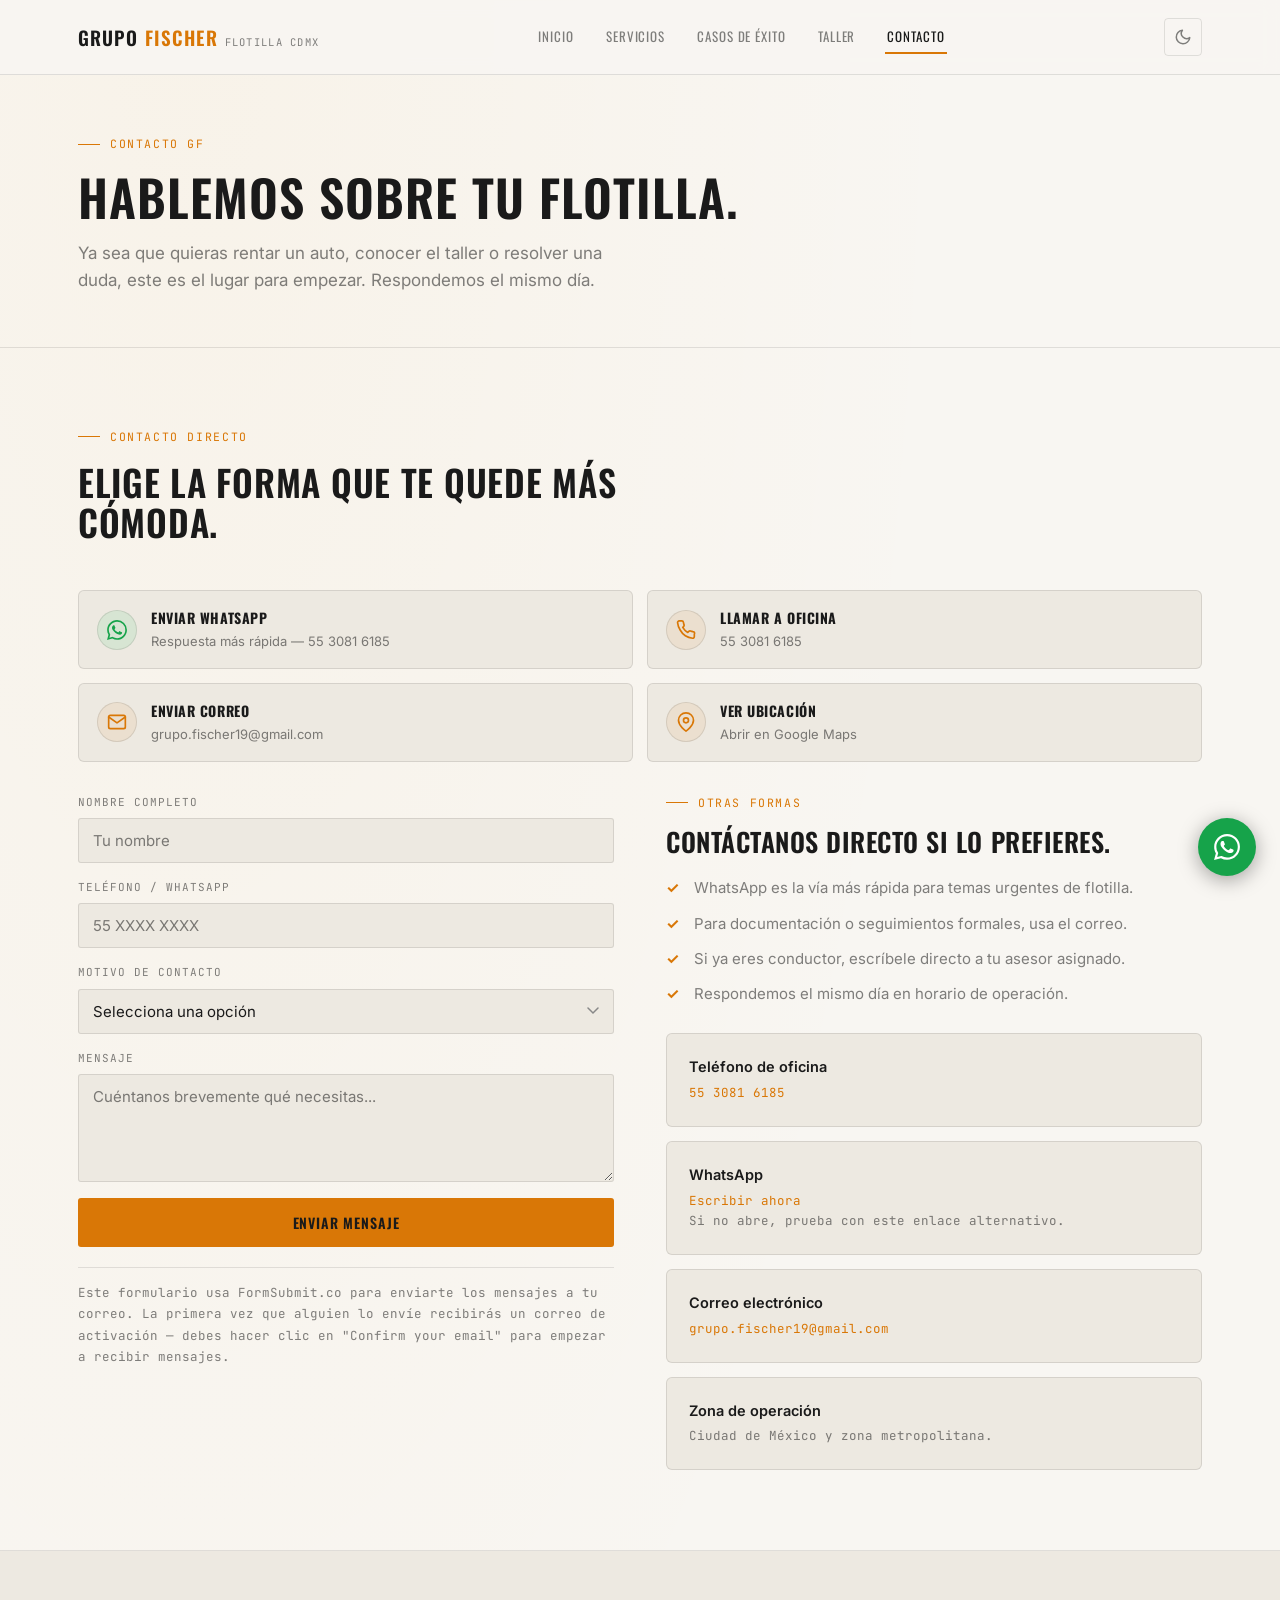
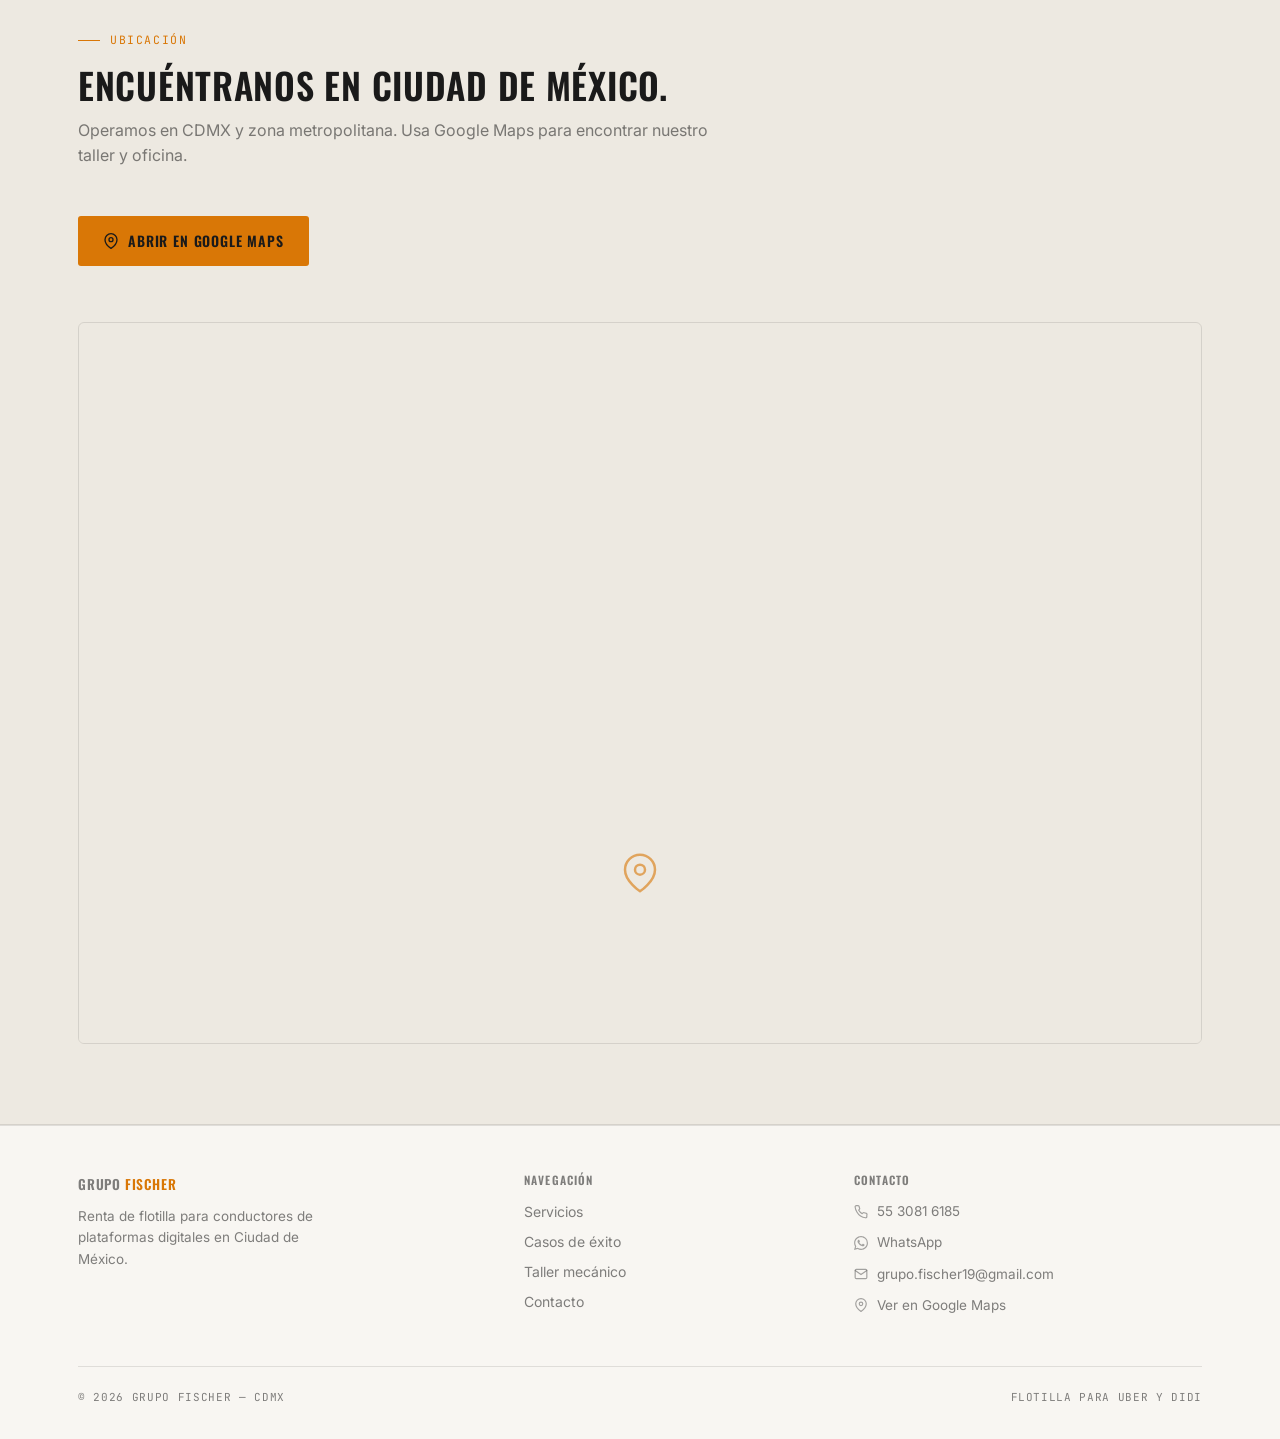
<file: contacto.html>
<!DOCTYPE html>
<html lang="es-MX" data-theme="dark">
<head>
<meta charset="UTF-8">
<meta name="viewport" content="width=device-width, initial-scale=1.0">
<title>Contacto — Grupo Fischer · Flotilla para Uber y DiDi en CDMX</title>
<meta name="description" content="Contáctanos por WhatsApp, teléfono o formulario. Grupo Fischer: renta de vehículos para conductores de Uber y DiDi en Ciudad de México.">
<meta property="og:title"       content="Contacto — Grupo Fischer">
<meta property="og:description" content="Habla con nosotros hoy mismo. WhatsApp, teléfono, correo o formulario para rentar un auto con Grupo Fischer en CDMX.">
<meta property="og:type"        content="website">
<meta property="og:locale"      content="es_MX">
<meta property="og:url"         content="https://grupo-fischer.com/contacto.html">
<meta property="og:image"       content="https://grupo-fischer.com/assets/img/hero/flotilla-grupo-fischer.webp">
<link rel="canonical"           href="https://grupo-fischer.com/contacto.html">
<link rel="icon" href="assets/img/logo/favicon.svg" type="image/svg+xml">
<link rel="preconnect" href="https://fonts.googleapis.com">
<link rel="preconnect" href="https://fonts.gstatic.com" crossorigin>
<link href="https://fonts.googleapis.com/css2?family=Oswald:wght@500;600;700&family=Inter:wght@400;500;600&family=JetBrains+Mono:wght@400;500&display=swap" rel="stylesheet">
<script>
  (function(){var t=localStorage.getItem('gf-tema');if(t)document.documentElement.setAttribute('data-theme',t);else if(window.matchMedia('(prefers-color-scheme: light)').matches)document.documentElement.setAttribute('data-theme','light');}());
</script>
<link rel="stylesheet" href="assets/css/styles.css?v=1.0.0">
</head>
<body>

<!-- =============================================
     DATOS DE CONTACTO — editar aquí si cambian
     Tel:      55 3081 6185  |  tel:+525530816185
     WhatsApp: https://wa.me/525530816185
               (alternativa: https://wa.me/5215530816185)
     Correo:   grupo.fischer19@gmail.com
     Maps:     https://maps.app.goo.gl/NrhEzaXPWLWb828k8
     ============================================= -->

<a class="skip-link" href="#main">Ir al contenido principal</a>

<header class="site-header">
  <div class="wrap">
    <a href="index.html" class="logo" aria-label="Grupo Fischer — inicio">
      GRUPO <span>FISCHER</span><small>FLOTILLA CDMX</small>
    </a>
    <nav class="main-nav" id="main-nav" aria-label="Navegación principal">
      <a href="index.html">Inicio</a>
      <a href="servicios.html">Servicios</a>
      <a href="casos-exito.html">Casos de éxito</a>
      <a href="taller.html">Taller</a>
      <a href="contacto.html" aria-current="page">Contacto</a>
    </nav>
    <div class="header-actions">
      <button class="theme-toggle" id="theme-toggle" aria-label="Cambiar a tema claro" title="Cambiar a tema claro">
        <svg class="icon-sun" width="18" height="18" viewBox="0 0 24 24" fill="none" stroke="currentColor" stroke-width="2" stroke-linecap="round" stroke-linejoin="round" aria-hidden="true"><circle cx="12" cy="12" r="5"/><line x1="12" y1="1" x2="12" y2="3"/><line x1="12" y1="21" x2="12" y2="23"/><line x1="4.22" y1="4.22" x2="5.64" y2="5.64"/><line x1="18.36" y1="18.36" x2="19.78" y2="19.78"/><line x1="1" y1="12" x2="3" y2="12"/><line x1="21" y1="12" x2="23" y2="12"/><line x1="4.22" y1="19.78" x2="5.64" y2="18.36"/><line x1="18.36" y1="5.64" x2="19.78" y2="4.22"/></svg>
        <svg class="icon-moon" width="18" height="18" viewBox="0 0 24 24" fill="none" stroke="currentColor" stroke-width="2" stroke-linecap="round" stroke-linejoin="round" aria-hidden="true"><path d="M21 12.79A9 9 0 1 1 11.21 3 7 7 0 0 0 21 12.79z"/></svg>
      </button>
      <a class="btn-wsp-mini" href="https://wa.me/525530816185" target="_blank" rel="noopener noreferrer">WhatsApp</a>
      <button type="button" class="nav-toggle" id="nav-toggle" aria-expanded="false" aria-controls="main-nav" aria-label="Abrir menú de navegación">
        <span></span><span></span><span></span>
      </button>
    </div>
  </div>
</header>

<main id="main">

  <section class="hero-inner con-borde">
    <div class="wrap">
      <div class="folio">CONTACTO GF</div>
      <h1>Hablemos sobre tu flotilla.</h1>
      <p class="lead">Ya sea que quieras rentar un auto, conocer el taller o resolver una duda, este es el lugar para empezar. Respondemos el mismo día.</p>
    </div>
  </section>

  <!-- TARJETAS DE CONTACTO RÁPIDO -->
  <section class="seccion con-borde">
    <div class="wrap">
      <div class="section-head">
        <div class="folio">CONTACTO DIRECTO</div>
        <h2>Elige la forma que te quede más cómoda.</h2>
      </div>

      <div class="contact-cards">
        <a class="contact-card contact-card--wsp" href="https://wa.me/525530816185" target="_blank" rel="noopener noreferrer">
          <div class="contact-card-icon">
            <svg width="20" height="20" viewBox="0 0 24 24" fill="currentColor" aria-hidden="true"><path d="M17.472 14.382c-.297-.149-1.758-.867-2.03-.967-.273-.099-.471-.148-.67.15-.197.297-.767.966-.94 1.164-.173.199-.347.223-.644.075-.297-.15-1.255-.463-2.39-1.475-.883-.788-1.48-1.761-1.653-2.059-.173-.297-.018-.458.13-.606.134-.133.298-.347.446-.52.149-.174.198-.298.298-.497.099-.198.05-.371-.025-.52-.075-.149-.669-1.612-.916-2.207-.242-.579-.487-.5-.669-.51-.173-.008-.371-.01-.57-.01-.198 0-.52.074-.792.372-.272.297-1.04 1.016-1.04 2.479 0 1.462 1.065 2.875 1.213 3.074.149.198 2.096 3.2 5.077 4.487.709.306 1.262.489 1.694.625.712.227 1.36.195 1.871.118.571-.085 1.758-.719 2.006-1.413.248-.694.248-1.289.173-1.413-.074-.124-.272-.198-.57-.347m-5.421 7.403h-.004a9.87 9.87 0 01-5.031-1.378l-.361-.214-3.741.982.998-3.648-.235-.374a9.86 9.86 0 01-1.51-5.26c.001-5.45 4.436-9.884 9.888-9.884 2.64 0 5.122 1.03 6.988 2.898a9.825 9.825 0 012.893 6.994c-.003 5.45-4.437 9.884-9.885 9.884m8.413-18.297A11.815 11.815 0 0012.05 0C5.495 0 .16 5.335.157 11.892c0 2.096.547 4.142 1.588 5.945L.057 24l6.305-1.654a11.882 11.882 0 005.683 1.448h.005c6.554 0 11.89-5.335 11.893-11.893a11.821 11.821 0 00-3.48-8.413z"/></svg>
          </div>
          <div class="contact-card-info">
            <strong>Enviar WhatsApp</strong>
            <span>Respuesta más rápida — 55 3081 6185</span>
          </div>
        </a>

        <a class="contact-card" href="tel:+525530816185">
          <div class="contact-card-icon">
            <svg width="20" height="20" viewBox="0 0 24 24" fill="none" stroke="currentColor" stroke-width="2" stroke-linecap="round" stroke-linejoin="round" aria-hidden="true"><path d="M22 16.92v3a2 2 0 0 1-2.18 2 19.79 19.79 0 0 1-8.63-3.07A19.5 19.5 0 0 1 4.99 12 19.79 19.79 0 0 1 1.95 3.35 2 2 0 0 1 3.92 1h3a2 2 0 0 1 2 1.72c.127.96.361 1.903.7 2.81a2 2 0 0 1-.45 2.11L8.09 8.91a16 16 0 0 0 6 6l1.27-1.27a2 2 0 0 1 2.11-.45c.907.339 1.85.573 2.81.7A2 2 0 0 1 22 16.92z"/></svg>
          </div>
          <div class="contact-card-info">
            <strong>Llamar a oficina</strong>
            <span>55 3081 6185</span>
          </div>
        </a>

        <a class="contact-card" href="mailto:grupo.fischer19@gmail.com">
          <div class="contact-card-icon">
            <svg width="20" height="20" viewBox="0 0 24 24" fill="none" stroke="currentColor" stroke-width="2" stroke-linecap="round" stroke-linejoin="round" aria-hidden="true"><path d="M4 4h16c1.1 0 2 .9 2 2v12c0 1.1-.9 2-2 2H4c-1.1 0-2-.9-2-2V6c0-1.1.9-2 2-2z"/><polyline points="22,6 12,13 2,6"/></svg>
          </div>
          <div class="contact-card-info">
            <strong>Enviar correo</strong>
            <span>grupo.fischer19@gmail.com</span>
          </div>
        </a>

        <a class="contact-card" href="https://maps.app.goo.gl/NrhEzaXPWLWb828k8" target="_blank" rel="noopener noreferrer">
          <div class="contact-card-icon">
            <svg width="20" height="20" viewBox="0 0 24 24" fill="none" stroke="currentColor" stroke-width="2" stroke-linecap="round" stroke-linejoin="round" aria-hidden="true"><path d="M21 10c0 7-9 13-9 13s-9-6-9-13a9 9 0 0 1 18 0z"/><circle cx="12" cy="10" r="3"/></svg>
          </div>
          <div class="contact-card-info">
            <strong>Ver ubicación</strong>
            <span>Abrir en Google Maps</span>
          </div>
        </a>
      </div>

      <!-- FORMULARIO + INFO -->
      <div class="dos-col" style="margin-top:0;">

        <!-- =============================================
             FORMULARIO — FormSubmit.co
             IMPORTANTE para activar:
             1. Envía el formulario por primera vez desde el sitio.
             2. Revisa la bandeja de grupo.fischer19@gmail.com.
             3. Haz clic en "Confirm your email" en el correo de FormSubmit.
             4. A partir de ese momento todos los mensajes llegarán automáticamente.

             Si el correo de confirmación no llega, revisa Spam/Promociones.

             Alternativa al link de WhatsApp si no abre correctamente:
             Cambia https://wa.me/525530816185 por https://wa.me/5215530816185
             ============================================= -->
        <form class="form-contacto"
              action="https://formsubmit.co/grupo.fischer19@gmail.com"
              method="POST"
              novalidate>
          <input type="hidden" name="_subject"  value="Nuevo contacto desde la web — Grupo Fischer">
          <input type="hidden" name="_captcha"  value="false">
          <input type="text"   name="_honey"   style="display:none" tabindex="-1" autocomplete="off">

          <div class="campo">
            <label for="nombre">Nombre completo</label>
            <input type="text" id="nombre" name="nombre" autocomplete="name" required placeholder="Tu nombre">
          </div>

          <div class="campo">
            <label for="telefono">Teléfono / WhatsApp</label>
            <input type="tel" id="telefono" name="telefono" autocomplete="tel" required placeholder="55 XXXX XXXX">
          </div>

          <div class="campo">
            <label for="motivo">Motivo de contacto</label>
            <select id="motivo" name="motivo">
              <option value="">Selecciona una opción</option>
              <option value="Quiero rentar un vehículo">Quiero rentar un vehículo</option>
              <option value="Soy conductor de la flotilla">Soy conductor de la flotilla</option>
              <option value="Tema de taller / mantenimiento">Tema de taller / mantenimiento</option>
              <option value="Otro">Otro</option>
            </select>
          </div>

          <div class="campo">
            <label for="mensaje">Mensaje</label>
            <textarea id="mensaje" name="mensaje" placeholder="Cuéntanos brevemente qué necesitas..." required></textarea>
          </div>

          <button type="submit" class="btn btn-primario" style="justify-content:center; width:100%;">Enviar mensaje</button>
          <p class="formsubmit-nota">
            Este formulario usa FormSubmit.co para enviarte los mensajes a tu correo.
            La primera vez que alguien lo envíe recibirás un correo de activación — debes hacer clic en "Confirm your email" para empezar a recibir mensajes.
          </p>
        </form>

        <div>
          <div class="folio">OTRAS FORMAS</div>
          <h2 style="font-size:clamp(20px,2.8vw,26px); margin-bottom:20px;">Contáctanos directo si lo prefieres.</h2>
          <ul class="lista-check" style="margin-bottom:28px;">
            <li>WhatsApp es la vía más rápida para temas urgentes de flotilla.</li>
            <li>Para documentación o seguimientos formales, usa el correo.</li>
            <li>Si ya eres conductor, escríbele directo a tu asesor asignado.</li>
            <li>Respondemos el mismo día en horario de operación.</li>
          </ul>

          <div class="info-box">
            <strong>Teléfono de oficina</strong>
            <p><a href="tel:+525530816185" style="color:var(--acento);">55 3081 6185</a></p>
          </div>
          <div class="info-box">
            <strong>WhatsApp</strong>
            <p><a href="https://wa.me/525530816185" target="_blank" rel="noopener noreferrer" style="color:var(--acento);">Escribir ahora</a>
            <br>Si no abre, prueba con <a href="https://wa.me/5215530816185" target="_blank" rel="noopener noreferrer" style="color:var(--t2);">este enlace alternativo</a>.</p>
          </div>
          <div class="info-box">
            <strong>Correo electrónico</strong>
            <p><a href="mailto:grupo.fischer19@gmail.com" style="color:var(--acento);">grupo.fischer19@gmail.com</a></p>
          </div>
          <div class="info-box">
            <strong>Zona de operación</strong>
            <p>Ciudad de México y zona metropolitana.</p>
          </div>
        </div>

      </div>
    </div>
  </section>

  <!-- UBICACIÓN / MAPA -->
  <section class="seccion alt con-borde">
    <div class="wrap">
      <div class="section-head">
        <div class="folio">UBICACIÓN</div>
        <h2>Encuéntranos en Ciudad de México.</h2>
        <p>Operamos en CDMX y zona metropolitana. Usa Google Maps para encontrar nuestro taller y oficina.</p>
      </div>

      <a class="btn btn-primario" href="https://maps.app.goo.gl/NrhEzaXPWLWb828k8" target="_blank" rel="noopener noreferrer" style="margin-bottom:24px; display:inline-flex;">
        <svg width="16" height="16" viewBox="0 0 24 24" fill="none" stroke="currentColor" stroke-width="2" stroke-linecap="round" stroke-linejoin="round" aria-hidden="true"><path d="M21 10c0 7-9 13-9 13s-9-6-9-13a9 9 0 0 1 18 0z"/><circle cx="12" cy="10" r="3"/></svg>
        Abrir en Google Maps
      </a>

      <div class="mapa-wrap">
        <iframe src="https://www.google.com/maps/embed?pb=!1m14!1m8!1m3!1d5157.631052312537!2d-99.16566199119627!3d19.380840255384246!3m2!1i1024!2i768!4f13.1!3m3!1m2!1s0x85d1ffa0b71b5855%3A0x8d283eeccea51e3d!2sCda.%20Juan%20S%C3%A1nchez%20Azcona%201109%2C%20Col%20del%20Valle%20Centro%2C%20Benito%20Ju%C3%A1rez%2C%2003100%20Ciudad%20de%20M%C3%A9xico%2C%20CDMX!5e0!3m2!1ses-419!2smx!4v1782757338736!5m2!1ses-419!2smx" width="800" height="600" style="border:0;" allowfullscreen="" loading="lazy" referrerpolicy="strict-origin-when-cross-origin"></iframe>
        <div class="mapa-placeholder">
          <svg width="40" height="40" viewBox="0 0 24 24" fill="none" stroke="currentColor" stroke-width="1.5" stroke-linecap="round" stroke-linejoin="round" aria-hidden="true" style="color:var(--acento);opacity:0.6;"><path d="M21 10c0 7-9 13-9 13s-9-6-9-13a9 9 0 0 1 18 0z"/><circle cx="12" cy="10" r="3"/></svg>
        </div>
      </div>
    </div>
  </section>

</main>

<footer class="site-footer">
  <div class="wrap">
    <div class="footer-grid">
      <div class="footer-brand">
        <p class="footer-logo">GRUPO <span>FISCHER</span></p>
        <p>Renta de flotilla para conductores de plataformas digitales en Ciudad de México.</p>
      </div>
      <div>
        <h4>Navegación</h4>
        <nav aria-label="Navegación en el footer">
          <a href="servicios.html">Servicios</a>
          <a href="casos-exito.html">Casos de éxito</a>
          <a href="taller.html">Taller mecánico</a>
          <a href="contacto.html">Contacto</a>
        </nav>
      </div>
      <div>
        <h4>Contacto</h4>
        <div class="footer-contact">
          <a href="tel:+525530816185"><svg width="14" height="14" viewBox="0 0 24 24" fill="none" stroke="currentColor" stroke-width="2" stroke-linecap="round" stroke-linejoin="round" aria-hidden="true"><path d="M22 16.92v3a2 2 0 0 1-2.18 2 19.79 19.79 0 0 1-8.63-3.07A19.5 19.5 0 0 1 4.99 12 19.79 19.79 0 0 1 1.95 3.35 2 2 0 0 1 3.92 1h3a2 2 0 0 1 2 1.72c.127.96.361 1.903.7 2.81a2 2 0 0 1-.45 2.11L8.09 8.91a16 16 0 0 0 6 6l1.27-1.27a2 2 0 0 1 2.11-.45c.907.339 1.85.573 2.81.7A2 2 0 0 1 22 16.92z"/></svg>55 3081 6185</a>
          <a href="https://wa.me/525530816185" target="_blank" rel="noopener noreferrer"><svg width="14" height="14" viewBox="0 0 24 24" fill="currentColor" aria-hidden="true"><path d="M17.472 14.382c-.297-.149-1.758-.867-2.03-.967-.273-.099-.471-.148-.67.15-.197.297-.767.966-.94 1.164-.173.199-.347.223-.644.075-.297-.15-1.255-.463-2.39-1.475-.883-.788-1.48-1.761-1.653-2.059-.173-.297-.018-.458.13-.606.134-.133.298-.347.446-.52.149-.174.198-.298.298-.497.099-.198.05-.371-.025-.52-.075-.149-.669-1.612-.916-2.207-.242-.579-.487-.5-.669-.51-.173-.008-.371-.01-.57-.01-.198 0-.52.074-.792.372-.272.297-1.04 1.016-1.04 2.479 0 1.462 1.065 2.875 1.213 3.074.149.198 2.096 3.2 5.077 4.487.709.306 1.262.489 1.694.625.712.227 1.36.195 1.871.118.571-.085 1.758-.719 2.006-1.413.248-.694.248-1.289.173-1.413-.074-.124-.272-.198-.57-.347m-5.421 7.403h-.004a9.87 9.87 0 01-5.031-1.378l-.361-.214-3.741.982.998-3.648-.235-.374a9.86 9.86 0 01-1.51-5.26c.001-5.45 4.436-9.884 9.888-9.884 2.64 0 5.122 1.03 6.988 2.898a9.825 9.825 0 012.893 6.994c-.003 5.45-4.437 9.884-9.885 9.884m8.413-18.297A11.815 11.815 0 0012.05 0C5.495 0 .16 5.335.157 11.892c0 2.096.547 4.142 1.588 5.945L.057 24l6.305-1.654a11.882 11.882 0 005.683 1.448h.005c6.554 0 11.89-5.335 11.893-11.893a11.821 11.821 0 00-3.48-8.413z"/></svg>WhatsApp</a>
          <a href="mailto:grupo.fischer19@gmail.com"><svg width="14" height="14" viewBox="0 0 24 24" fill="none" stroke="currentColor" stroke-width="2" stroke-linecap="round" stroke-linejoin="round" aria-hidden="true"><path d="M4 4h16c1.1 0 2 .9 2 2v12c0 1.1-.9 2-2 2H4c-1.1 0-2-.9-2-2V6c0-1.1.9-2 2-2z"/><polyline points="22,6 12,13 2,6"/></svg>grupo.fischer19@gmail.com</a>
          <a href="https://maps.app.goo.gl/NrhEzaXPWLWb828k8" target="_blank" rel="noopener noreferrer"><svg width="14" height="14" viewBox="0 0 24 24" fill="none" stroke="currentColor" stroke-width="2" stroke-linecap="round" stroke-linejoin="round" aria-hidden="true"><path d="M21 10c0 7-9 13-9 13s-9-6-9-13a9 9 0 0 1 18 0z"/><circle cx="12" cy="10" r="3"/></svg>Ver en Google Maps</a>
        </div>
      </div>
    </div>
    <div class="footer-bottom">
      <span>© 2026 Grupo Fischer — CDMX</span>
      <span>Flotilla para Uber y DiDi</span>
    </div>
  </div>
</footer>

<a class="wsp-flotante" href="https://wa.me/525530816185" target="_blank" rel="noopener noreferrer" aria-label="Contactar a Grupo Fischer por WhatsApp">
  <svg width="26" height="26" viewBox="0 0 24 24" fill="currentColor" aria-hidden="true"><path d="M17.472 14.382c-.297-.149-1.758-.867-2.03-.967-.273-.099-.471-.148-.67.15-.197.297-.767.966-.94 1.164-.173.199-.347.223-.644.075-.297-.15-1.255-.463-2.39-1.475-.883-.788-1.48-1.761-1.653-2.059-.173-.297-.018-.458.13-.606.134-.133.298-.347.446-.52.149-.174.198-.298.298-.497.099-.198.05-.371-.025-.52-.075-.149-.669-1.612-.916-2.207-.242-.579-.487-.5-.669-.51-.173-.008-.371-.01-.57-.01-.198 0-.52.074-.792.372-.272.297-1.04 1.016-1.04 2.479 0 1.462 1.065 2.875 1.213 3.074.149.198 2.096 3.2 5.077 4.487.709.306 1.262.489 1.694.625.712.227 1.36.195 1.871.118.571-.085 1.758-.719 2.006-1.413.248-.694.248-1.289.173-1.413-.074-.124-.272-.198-.57-.347m-5.421 7.403h-.004a9.87 9.87 0 01-5.031-1.378l-.361-.214-3.741.982.998-3.648-.235-.374a9.86 9.86 0 01-1.51-5.26c.001-5.45 4.436-9.884 9.888-9.884 2.64 0 5.122 1.03 6.988 2.898a9.825 9.825 0 012.893 6.994c-.003 5.45-4.437 9.884-9.885 9.884m8.413-18.297A11.815 11.815 0 0012.05 0C5.495 0 .16 5.335.157 11.892c0 2.096.547 4.142 1.588 5.945L.057 24l6.305-1.654a11.882 11.882 0 005.683 1.448h.005c6.554 0 11.89-5.335 11.893-11.893a11.821 11.821 0 00-3.48-8.413z"/></svg>
</a>

<script src="assets/js/main.js?v=1.0.0"></script>
</body>
</html>
</file>
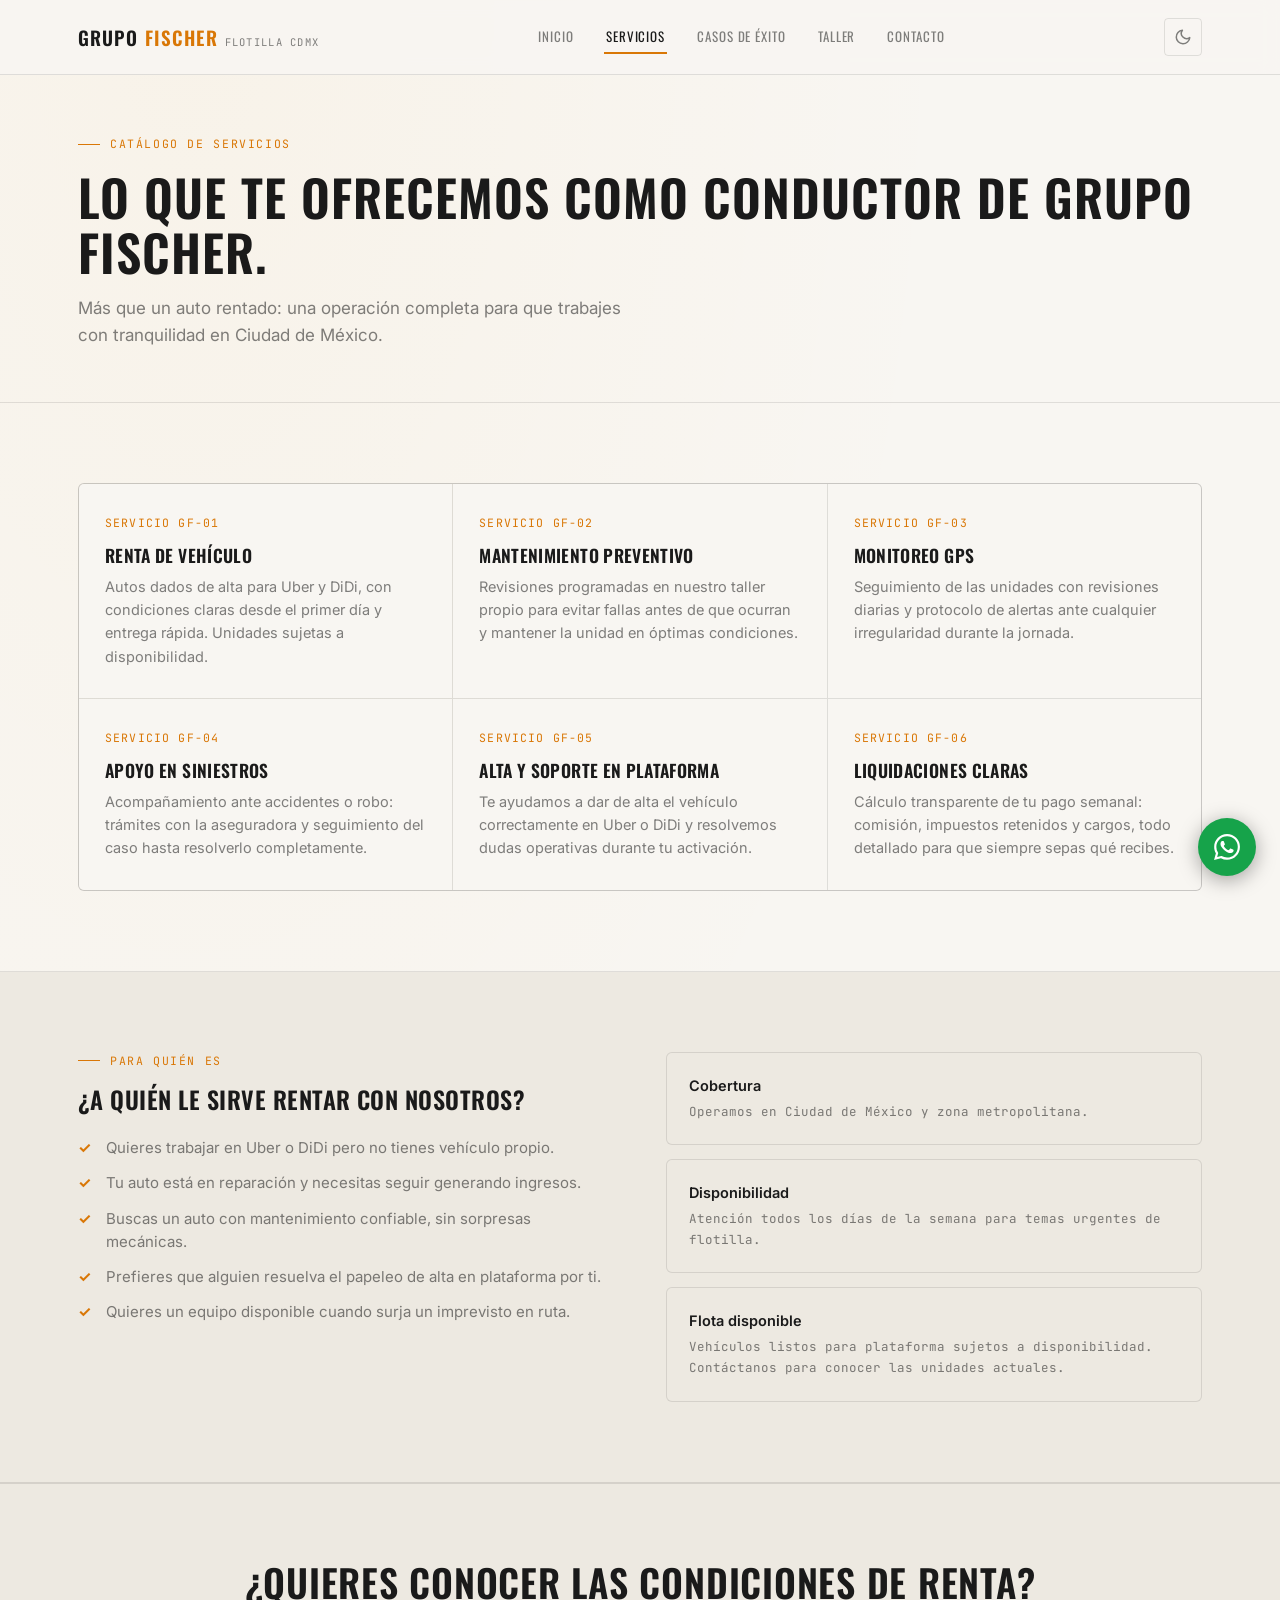
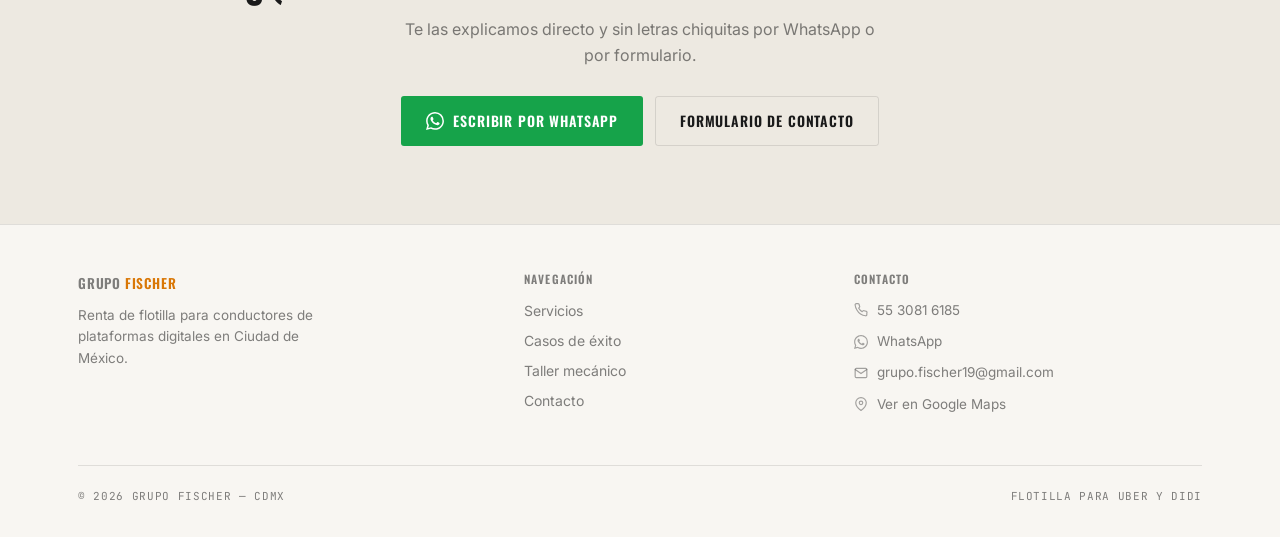
<file: servicios.html>
<!DOCTYPE html>
<html lang="es-MX" data-theme="dark">
<head>
<meta charset="UTF-8">
<meta name="viewport" content="width=device-width, initial-scale=1.0">
<title>Servicios — Grupo Fischer · Flotilla para Uber y DiDi en CDMX</title>
<meta name="description" content="Renta de vehículos, mantenimiento preventivo, monitoreo GPS y acompañamiento completo para conductores de Uber y DiDi en Ciudad de México.">
<meta property="og:title"       content="Servicios — Grupo Fischer · Flotilla CDMX">
<meta property="og:description" content="Conoce todos los servicios que ofrece Grupo Fischer: renta de autos, taller propio, soporte en plataforma y más.">
<meta property="og:type"        content="website">
<meta property="og:locale"      content="es_MX">
<meta property="og:url"         content="https://grupo-fischer.com/servicios.html">
<meta property="og:image"       content="https://grupo-fischer.com/assets/img/hero/flotilla-grupo-fischer.webp">
<link rel="canonical"           href="https://grupo-fischer.com/servicios.html">
<link rel="icon" href="assets/img/logo/favicon.svg" type="image/svg+xml">
<link rel="preconnect" href="https://fonts.googleapis.com">
<link rel="preconnect" href="https://fonts.gstatic.com" crossorigin>
<link href="https://fonts.googleapis.com/css2?family=Oswald:wght@500;600;700&family=Inter:wght@400;500;600&family=JetBrains+Mono:wght@400;500&display=swap" rel="stylesheet">
<script>
  (function(){var t=localStorage.getItem('gf-tema');if(t)document.documentElement.setAttribute('data-theme',t);else if(window.matchMedia('(prefers-color-scheme: light)').matches)document.documentElement.setAttribute('data-theme','light');}());
</script>
<link rel="stylesheet" href="assets/css/styles.css?v=1.0.0">
</head>
<body>

<!-- DATOS DE CONTACTO: Tel +525530816185 | WhatsApp https://wa.me/525530816185 | grupo.fischer19@gmail.com -->

<a class="skip-link" href="#main">Ir al contenido principal</a>

<header class="site-header">
  <div class="wrap">
    <a href="index.html" class="logo" aria-label="Grupo Fischer — inicio">
      GRUPO <span>FISCHER</span><small>FLOTILLA CDMX</small>
    </a>
    <nav class="main-nav" id="main-nav" aria-label="Navegación principal">
      <a href="index.html">Inicio</a>
      <a href="servicios.html" aria-current="page">Servicios</a>
      <a href="casos-exito.html">Casos de éxito</a>
      <a href="taller.html">Taller</a>
      <a href="contacto.html">Contacto</a>
    </nav>
    <div class="header-actions">
      <button class="theme-toggle" id="theme-toggle" aria-label="Cambiar a tema claro" title="Cambiar a tema claro">
        <svg class="icon-sun" width="18" height="18" viewBox="0 0 24 24" fill="none" stroke="currentColor" stroke-width="2" stroke-linecap="round" stroke-linejoin="round" aria-hidden="true"><circle cx="12" cy="12" r="5"/><line x1="12" y1="1" x2="12" y2="3"/><line x1="12" y1="21" x2="12" y2="23"/><line x1="4.22" y1="4.22" x2="5.64" y2="5.64"/><line x1="18.36" y1="18.36" x2="19.78" y2="19.78"/><line x1="1" y1="12" x2="3" y2="12"/><line x1="21" y1="12" x2="23" y2="12"/><line x1="4.22" y1="19.78" x2="5.64" y2="18.36"/><line x1="18.36" y1="5.64" x2="19.78" y2="4.22"/></svg>
        <svg class="icon-moon" width="18" height="18" viewBox="0 0 24 24" fill="none" stroke="currentColor" stroke-width="2" stroke-linecap="round" stroke-linejoin="round" aria-hidden="true"><path d="M21 12.79A9 9 0 1 1 11.21 3 7 7 0 0 0 21 12.79z"/></svg>
      </button>
      <a class="btn-wsp-mini" href="https://wa.me/525530816185" target="_blank" rel="noopener noreferrer">WhatsApp</a>
      <button type="button" class="nav-toggle" id="nav-toggle" aria-expanded="false" aria-controls="main-nav" aria-label="Abrir menú de navegación">
        <span></span><span></span><span></span>
      </button>
    </div>
  </div>
</header>

<main id="main">

  <section class="hero-inner con-borde">
    <div class="wrap">
      <div class="folio">CATÁLOGO DE SERVICIOS</div>
      <h1>Lo que te ofrecemos como conductor de Grupo Fischer.</h1>
      <p class="lead">Más que un auto rentado: una operación completa para que trabajes con tranquilidad en Ciudad de México.</p>
    </div>
  </section>

  <section class="seccion con-borde">
    <div class="wrap">
      <div class="grid-servicios">
        <div class="servicio-card">
          <div class="num">SERVICIO GF-01</div>
          <h3>Renta de vehículo</h3>
          <p>Autos dados de alta para Uber y DiDi, con condiciones claras desde el primer día y entrega rápida. Unidades sujetas a disponibilidad.</p>
        </div>
        <div class="servicio-card">
          <div class="num">SERVICIO GF-02</div>
          <h3>Mantenimiento preventivo</h3>
          <p>Revisiones programadas en nuestro taller propio para evitar fallas antes de que ocurran y mantener la unidad en óptimas condiciones.</p>
        </div>
        <div class="servicio-card">
          <div class="num">SERVICIO GF-03</div>
          <h3>Monitoreo GPS</h3>
          <p>Seguimiento de las unidades con revisiones diarias y protocolo de alertas ante cualquier irregularidad durante la jornada.</p>
        </div>
        <div class="servicio-card">
          <div class="num">SERVICIO GF-04</div>
          <h3>Apoyo en siniestros</h3>
          <p>Acompañamiento ante accidentes o robo: trámites con la aseguradora y seguimiento del caso hasta resolverlo completamente.</p>
        </div>
        <div class="servicio-card">
          <div class="num">SERVICIO GF-05</div>
          <h3>Alta y soporte en plataforma</h3>
          <p>Te ayudamos a dar de alta el vehículo correctamente en Uber o DiDi y resolvemos dudas operativas durante tu activación.</p>
        </div>
        <div class="servicio-card">
          <div class="num">SERVICIO GF-06</div>
          <h3>Liquidaciones claras</h3>
          <p>Cálculo transparente de tu pago semanal: comisión, impuestos retenidos y cargos, todo detallado para que siempre sepas qué recibes.</p>
        </div>
      </div>
    </div>
  </section>

  <section class="seccion alt con-borde">
    <div class="wrap dos-col">
      <div>
        <div class="folio">PARA QUIÉN ES</div>
        <h2>¿A quién le sirve rentar con nosotros?</h2>
        <ul class="lista-check" style="margin-top:24px;">
          <li>Quieres trabajar en Uber o DiDi pero no tienes vehículo propio.</li>
          <li>Tu auto está en reparación y necesitas seguir generando ingresos.</li>
          <li>Buscas un auto con mantenimiento confiable, sin sorpresas mecánicas.</li>
          <li>Prefieres que alguien resuelva el papeleo de alta en plataforma por ti.</li>
          <li>Quieres un equipo disponible cuando surja un imprevisto en ruta.</li>
        </ul>
      </div>
      <div>
        <div class="info-box">
          <strong>Cobertura</strong>
          <p>Operamos en Ciudad de México y zona metropolitana.</p>
        </div>
        <div class="info-box">
          <strong>Disponibilidad</strong>
          <p>Atención todos los días de la semana para temas urgentes de flotilla.</p>
        </div>
        <div class="info-box">
          <strong>Flota disponible</strong>
          <p>Vehículos listos para plataforma sujetos a disponibilidad. Contáctanos para conocer las unidades actuales.</p>
        </div>
      </div>
    </div>
  </section>

  <section class="cta-final">
    <div class="wrap">
      <h2>¿Quieres conocer las condiciones de renta?</h2>
      <p>Te las explicamos directo y sin letras chiquitas por WhatsApp o por formulario.</p>
      <div class="cta-btns">
        <a class="btn btn-wsp" href="https://wa.me/525530816185" target="_blank" rel="noopener noreferrer">
          <svg width="18" height="18" viewBox="0 0 24 24" fill="currentColor" aria-hidden="true"><path d="M17.472 14.382c-.297-.149-1.758-.867-2.03-.967-.273-.099-.471-.148-.67.15-.197.297-.767.966-.94 1.164-.173.199-.347.223-.644.075-.297-.15-1.255-.463-2.39-1.475-.883-.788-1.48-1.761-1.653-2.059-.173-.297-.018-.458.13-.606.134-.133.298-.347.446-.52.149-.174.198-.298.298-.497.099-.198.05-.371-.025-.52-.075-.149-.669-1.612-.916-2.207-.242-.579-.487-.5-.669-.51-.173-.008-.371-.01-.57-.01-.198 0-.52.074-.792.372-.272.297-1.04 1.016-1.04 2.479 0 1.462 1.065 2.875 1.213 3.074.149.198 2.096 3.2 5.077 4.487.709.306 1.262.489 1.694.625.712.227 1.36.195 1.871.118.571-.085 1.758-.719 2.006-1.413.248-.694.248-1.289.173-1.413-.074-.124-.272-.198-.57-.347m-5.421 7.403h-.004a9.87 9.87 0 01-5.031-1.378l-.361-.214-3.741.982.998-3.648-.235-.374a9.86 9.86 0 01-1.51-5.26c.001-5.45 4.436-9.884 9.888-9.884 2.64 0 5.122 1.03 6.988 2.898a9.825 9.825 0 012.893 6.994c-.003 5.45-4.437 9.884-9.885 9.884m8.413-18.297A11.815 11.815 0 0012.05 0C5.495 0 .16 5.335.157 11.892c0 2.096.547 4.142 1.588 5.945L.057 24l6.305-1.654a11.882 11.882 0 005.683 1.448h.005c6.554 0 11.89-5.335 11.893-11.893a11.821 11.821 0 00-3.48-8.413z"/></svg>
          Escribir por WhatsApp
        </a>
        <a class="btn btn-fantasma" href="contacto.html">Formulario de contacto</a>
      </div>
    </div>
  </section>

</main>

<footer class="site-footer">
  <div class="wrap">
    <div class="footer-grid">
      <div class="footer-brand">
        <p class="footer-logo">GRUPO <span>FISCHER</span></p>
        <p>Renta de flotilla para conductores de plataformas digitales en Ciudad de México.</p>
      </div>
      <div>
        <h4>Navegación</h4>
        <nav aria-label="Navegación en el footer">
          <a href="servicios.html">Servicios</a>
          <a href="casos-exito.html">Casos de éxito</a>
          <a href="taller.html">Taller mecánico</a>
          <a href="contacto.html">Contacto</a>
        </nav>
      </div>
      <div>
        <h4>Contacto</h4>
        <div class="footer-contact">
          <a href="tel:+525530816185"><svg width="14" height="14" viewBox="0 0 24 24" fill="none" stroke="currentColor" stroke-width="2" stroke-linecap="round" stroke-linejoin="round" aria-hidden="true"><path d="M22 16.92v3a2 2 0 0 1-2.18 2 19.79 19.79 0 0 1-8.63-3.07A19.5 19.5 0 0 1 4.99 12 19.79 19.79 0 0 1 1.95 3.35 2 2 0 0 1 3.92 1h3a2 2 0 0 1 2 1.72c.127.96.361 1.903.7 2.81a2 2 0 0 1-.45 2.11L8.09 8.91a16 16 0 0 0 6 6l1.27-1.27a2 2 0 0 1 2.11-.45c.907.339 1.85.573 2.81.7A2 2 0 0 1 22 16.92z"/></svg>55 3081 6185</a>
          <a href="https://wa.me/525530816185" target="_blank" rel="noopener noreferrer"><svg width="14" height="14" viewBox="0 0 24 24" fill="currentColor" aria-hidden="true"><path d="M17.472 14.382c-.297-.149-1.758-.867-2.03-.967-.273-.099-.471-.148-.67.15-.197.297-.767.966-.94 1.164-.173.199-.347.223-.644.075-.297-.15-1.255-.463-2.39-1.475-.883-.788-1.48-1.761-1.653-2.059-.173-.297-.018-.458.13-.606.134-.133.298-.347.446-.52.149-.174.198-.298.298-.497.099-.198.05-.371-.025-.52-.075-.149-.669-1.612-.916-2.207-.242-.579-.487-.5-.669-.51-.173-.008-.371-.01-.57-.01-.198 0-.52.074-.792.372-.272.297-1.04 1.016-1.04 2.479 0 1.462 1.065 2.875 1.213 3.074.149.198 2.096 3.2 5.077 4.487.709.306 1.262.489 1.694.625.712.227 1.36.195 1.871.118.571-.085 1.758-.719 2.006-1.413.248-.694.248-1.289.173-1.413-.074-.124-.272-.198-.57-.347m-5.421 7.403h-.004a9.87 9.87 0 01-5.031-1.378l-.361-.214-3.741.982.998-3.648-.235-.374a9.86 9.86 0 01-1.51-5.26c.001-5.45 4.436-9.884 9.888-9.884 2.64 0 5.122 1.03 6.988 2.898a9.825 9.825 0 012.893 6.994c-.003 5.45-4.437 9.884-9.885 9.884m8.413-18.297A11.815 11.815 0 0012.05 0C5.495 0 .16 5.335.157 11.892c0 2.096.547 4.142 1.588 5.945L.057 24l6.305-1.654a11.882 11.882 0 005.683 1.448h.005c6.554 0 11.89-5.335 11.893-11.893a11.821 11.821 0 00-3.48-8.413z"/></svg>WhatsApp</a>
          <a href="mailto:grupo.fischer19@gmail.com"><svg width="14" height="14" viewBox="0 0 24 24" fill="none" stroke="currentColor" stroke-width="2" stroke-linecap="round" stroke-linejoin="round" aria-hidden="true"><path d="M4 4h16c1.1 0 2 .9 2 2v12c0 1.1-.9 2-2 2H4c-1.1 0-2-.9-2-2V6c0-1.1.9-2 2-2z"/><polyline points="22,6 12,13 2,6"/></svg>grupo.fischer19@gmail.com</a>
          <a href="https://maps.app.goo.gl/NrhEzaXPWLWb828k8" target="_blank" rel="noopener noreferrer"><svg width="14" height="14" viewBox="0 0 24 24" fill="none" stroke="currentColor" stroke-width="2" stroke-linecap="round" stroke-linejoin="round" aria-hidden="true"><path d="M21 10c0 7-9 13-9 13s-9-6-9-13a9 9 0 0 1 18 0z"/><circle cx="12" cy="10" r="3"/></svg>Ver en Google Maps</a>
        </div>
      </div>
    </div>
    <div class="footer-bottom">
      <span>© 2026 Grupo Fischer — CDMX</span>
      <span>Flotilla para Uber y DiDi</span>
    </div>
  </div>
</footer>

<a class="wsp-flotante" href="https://wa.me/525530816185" target="_blank" rel="noopener noreferrer" aria-label="Contactar a Grupo Fischer por WhatsApp">
  <svg width="26" height="26" viewBox="0 0 24 24" fill="currentColor" aria-hidden="true"><path d="M17.472 14.382c-.297-.149-1.758-.867-2.03-.967-.273-.099-.471-.148-.67.15-.197.297-.767.966-.94 1.164-.173.199-.347.223-.644.075-.297-.15-1.255-.463-2.39-1.475-.883-.788-1.48-1.761-1.653-2.059-.173-.297-.018-.458.13-.606.134-.133.298-.347.446-.52.149-.174.198-.298.298-.497.099-.198.05-.371-.025-.52-.075-.149-.669-1.612-.916-2.207-.242-.579-.487-.5-.669-.51-.173-.008-.371-.01-.57-.01-.198 0-.52.074-.792.372-.272.297-1.04 1.016-1.04 2.479 0 1.462 1.065 2.875 1.213 3.074.149.198 2.096 3.2 5.077 4.487.709.306 1.262.489 1.694.625.712.227 1.36.195 1.871.118.571-.085 1.758-.719 2.006-1.413.248-.694.248-1.289.173-1.413-.074-.124-.272-.198-.57-.347m-5.421 7.403h-.004a9.87 9.87 0 01-5.031-1.378l-.361-.214-3.741.982.998-3.648-.235-.374a9.86 9.86 0 01-1.51-5.26c.001-5.45 4.436-9.884 9.888-9.884 2.64 0 5.122 1.03 6.988 2.898a9.825 9.825 0 012.893 6.994c-.003 5.45-4.437 9.884-9.885 9.884m8.413-18.297A11.815 11.815 0 0012.05 0C5.495 0 .16 5.335.157 11.892c0 2.096.547 4.142 1.588 5.945L.057 24l6.305-1.654a11.882 11.882 0 005.683 1.448h.005c6.554 0 11.89-5.335 11.893-11.893a11.821 11.821 0 00-3.48-8.413z"/></svg>
</a>

<script src="assets/js/main.js?v=1.0.0"></script>
</body>
</html>
</file>
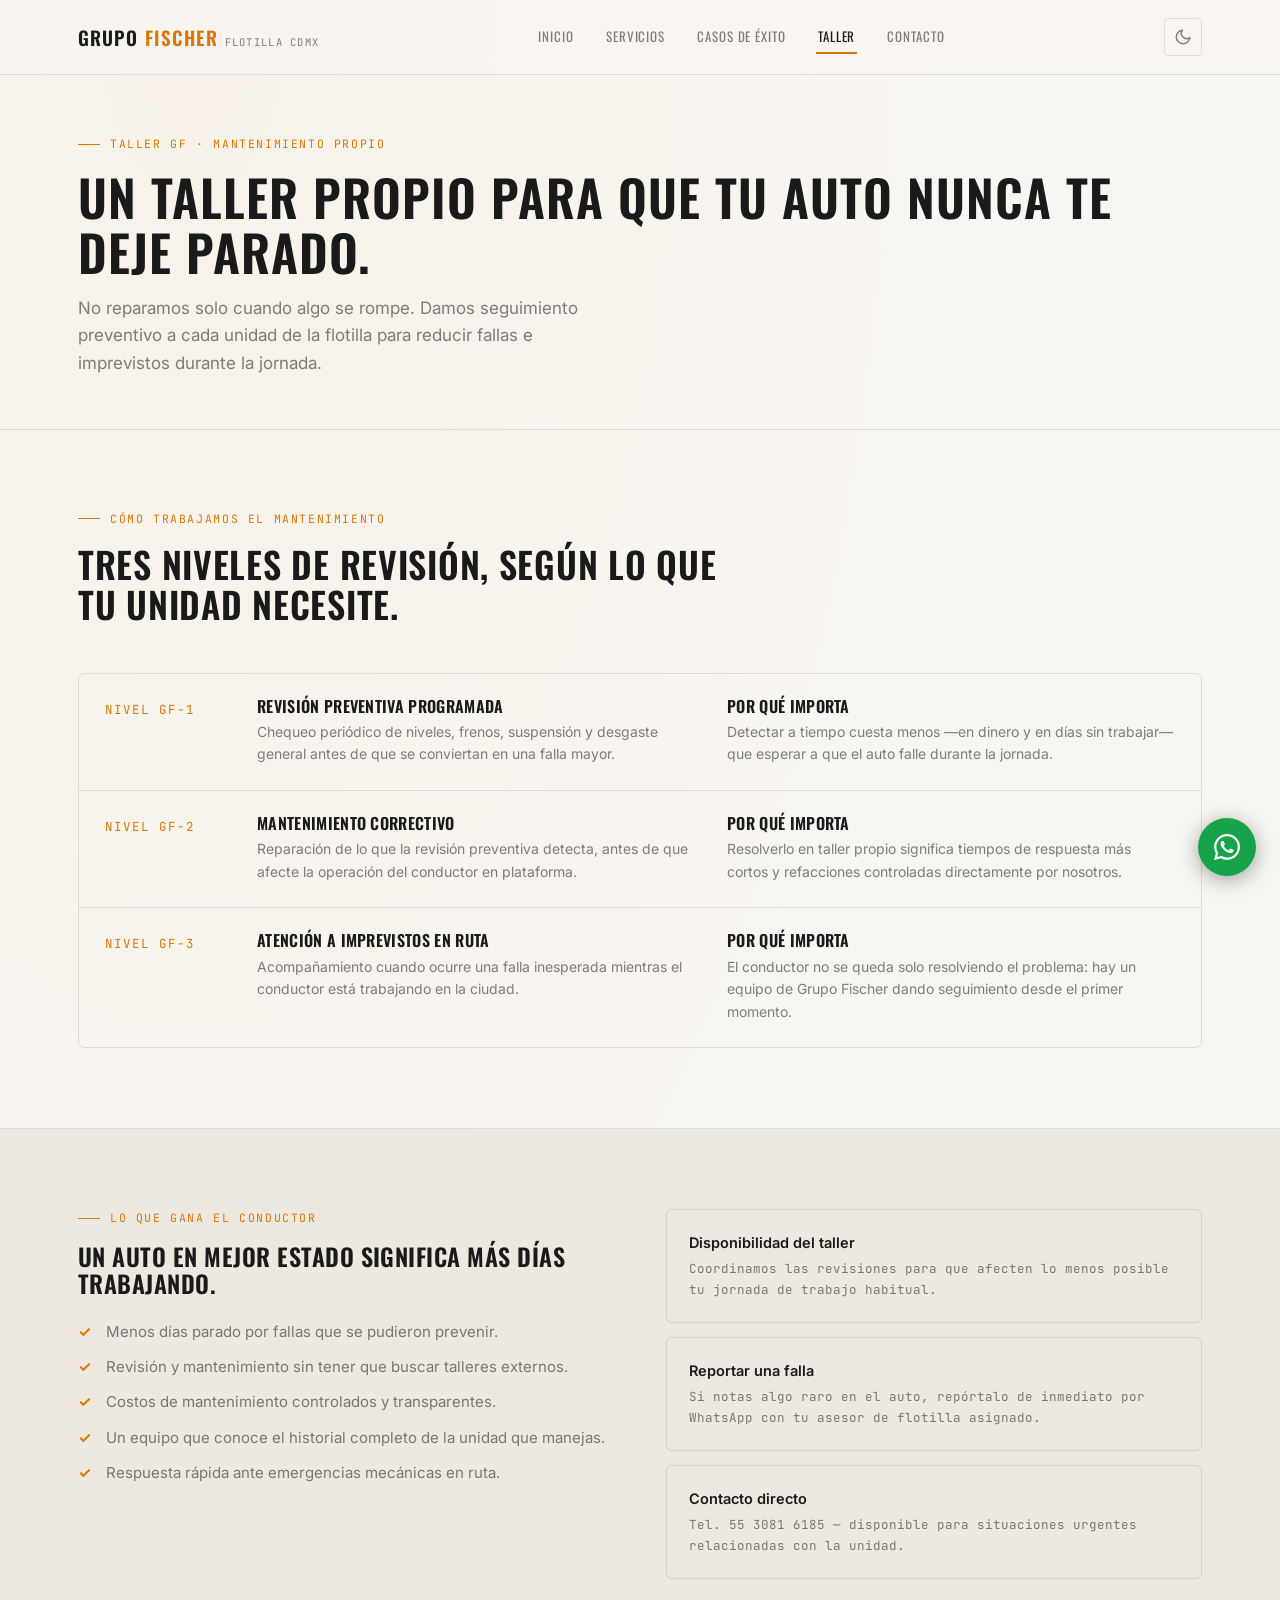
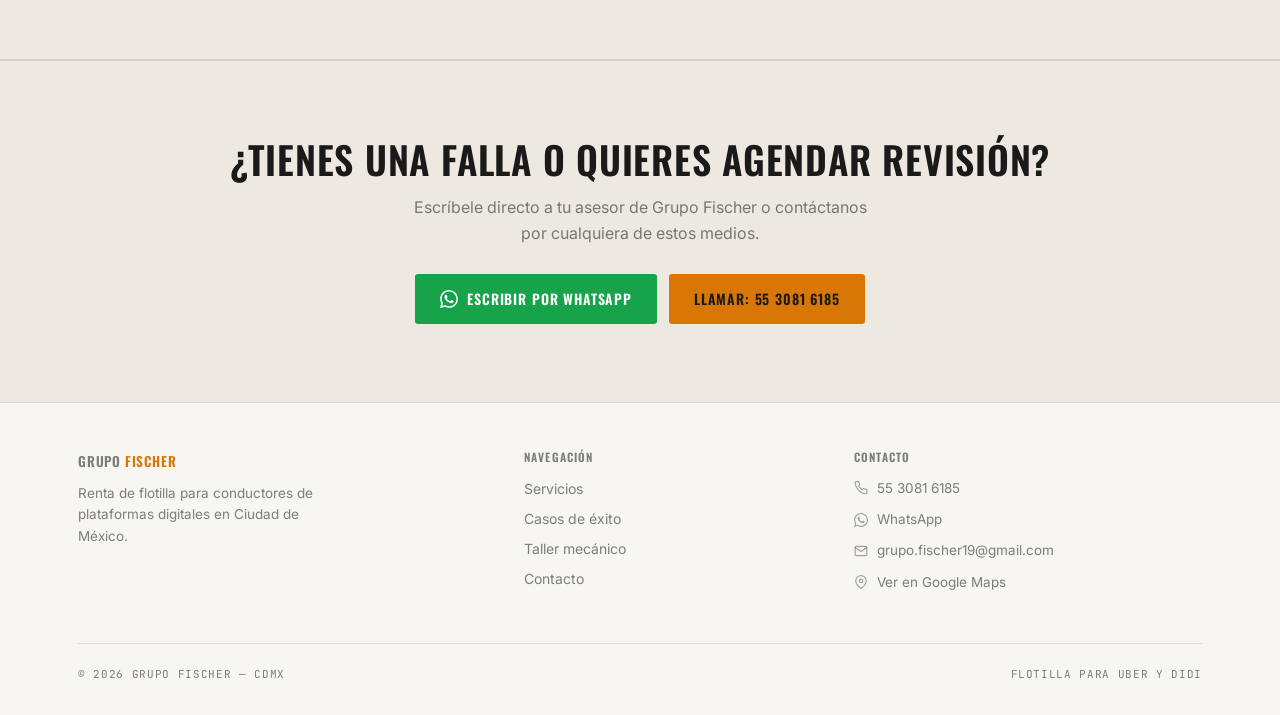
<file: taller.html>
<!DOCTYPE html>
<html lang="es-MX" data-theme="dark">
<head>
<meta charset="UTF-8">
<meta name="viewport" content="width=device-width, initial-scale=1.0">
<title>Taller mecánico propio — Grupo Fischer · Flotilla CDMX</title>
<meta name="description" content="Taller mecánico propio de Grupo Fischer: mantenimiento preventivo y correctivo para la flotilla de conductores de Uber y DiDi en Ciudad de México.">
<meta property="og:title"       content="Taller mecánico — Grupo Fischer">
<meta property="og:description" content="Taller mecánico propio para la flotilla: mantenimiento preventivo, correctivo y atención en ruta para conductores de Uber y DiDi en CDMX.">
<meta property="og:type"        content="website">
<meta property="og:locale"      content="es_MX">
<meta property="og:url"         content="https://grupo-fischer.com/taller.html">
<meta property="og:image"       content="https://grupo-fischer.com/assets/img/taller/taller-exterior.webp">
<link rel="canonical"           href="https://grupo-fischer.com/taller.html">
<link rel="icon" href="assets/img/logo/favicon.svg" type="image/svg+xml">
<link rel="preconnect" href="https://fonts.googleapis.com">
<link rel="preconnect" href="https://fonts.gstatic.com" crossorigin>
<link href="https://fonts.googleapis.com/css2?family=Oswald:wght@500;600;700&family=Inter:wght@400;500;600&family=JetBrains+Mono:wght@400;500&display=swap" rel="stylesheet">
<script>
  (function(){var t=localStorage.getItem('gf-tema');if(t)document.documentElement.setAttribute('data-theme',t);else if(window.matchMedia('(prefers-color-scheme: light)').matches)document.documentElement.setAttribute('data-theme','light');}());
</script>
<link rel="stylesheet" href="assets/css/styles.css?v=1.0.0">
</head>
<body>

<!-- DATOS DE CONTACTO: Tel +525530816185 | WhatsApp https://wa.me/525530816185 | grupo.fischer19@gmail.com -->

<a class="skip-link" href="#main">Ir al contenido principal</a>

<header class="site-header">
  <div class="wrap">
    <a href="index.html" class="logo" aria-label="Grupo Fischer — inicio">
      GRUPO <span>FISCHER</span><small>FLOTILLA CDMX</small>
    </a>
    <nav class="main-nav" id="main-nav" aria-label="Navegación principal">
      <a href="index.html">Inicio</a>
      <a href="servicios.html">Servicios</a>
      <a href="casos-exito.html">Casos de éxito</a>
      <a href="taller.html" aria-current="page">Taller</a>
      <a href="contacto.html">Contacto</a>
    </nav>
    <div class="header-actions">
      <button class="theme-toggle" id="theme-toggle" aria-label="Cambiar a tema claro" title="Cambiar a tema claro">
        <svg class="icon-sun" width="18" height="18" viewBox="0 0 24 24" fill="none" stroke="currentColor" stroke-width="2" stroke-linecap="round" stroke-linejoin="round" aria-hidden="true"><circle cx="12" cy="12" r="5"/><line x1="12" y1="1" x2="12" y2="3"/><line x1="12" y1="21" x2="12" y2="23"/><line x1="4.22" y1="4.22" x2="5.64" y2="5.64"/><line x1="18.36" y1="18.36" x2="19.78" y2="19.78"/><line x1="1" y1="12" x2="3" y2="12"/><line x1="21" y1="12" x2="23" y2="12"/><line x1="4.22" y1="19.78" x2="5.64" y2="18.36"/><line x1="18.36" y1="5.64" x2="19.78" y2="4.22"/></svg>
        <svg class="icon-moon" width="18" height="18" viewBox="0 0 24 24" fill="none" stroke="currentColor" stroke-width="2" stroke-linecap="round" stroke-linejoin="round" aria-hidden="true"><path d="M21 12.79A9 9 0 1 1 11.21 3 7 7 0 0 0 21 12.79z"/></svg>
      </button>
      <a class="btn-wsp-mini" href="https://wa.me/525530816185" target="_blank" rel="noopener noreferrer">WhatsApp</a>
      <button type="button" class="nav-toggle" id="nav-toggle" aria-expanded="false" aria-controls="main-nav" aria-label="Abrir menú de navegación">
        <span></span><span></span><span></span>
      </button>
    </div>
  </div>
</header>

<main id="main">

  <section class="hero-inner con-borde">
    <div class="wrap">
      <div class="folio">TALLER GF · MANTENIMIENTO PROPIO</div>
      <h1>Un taller propio para que tu auto nunca te deje parado.</h1>
      <p class="lead">No reparamos solo cuando algo se rompe. Damos seguimiento preventivo a cada unidad de la flotilla para reducir fallas e imprevistos durante la jornada.</p>
    </div>
  </section>

  <!-- Foto del taller — placeholder -->
  <!-- TODO: Cuando tengas fotos reales, agrega aquí una imagen de portada del taller.
       Coloca el archivo en: assets/img/taller/taller-exterior.webp (sugerido: 1200×500px)
       Y reemplaza el bloque comentado de abajo con:
       <div style="border-bottom:1px solid var(--borde);">
         <img src="assets/img/taller/taller-exterior.webp"
              alt="Taller mecánico propio de Grupo Fischer en Ciudad de México"
              loading="eager" style="width:100%; max-height:420px; object-fit:cover;">
       </div>
  -->

  <section class="seccion con-borde">
    <div class="wrap">
      <div class="section-head">
        <div class="folio">CÓMO TRABAJAMOS EL MANTENIMIENTO</div>
        <h2>Tres niveles de revisión, según lo que tu unidad necesite.</h2>
      </div>
      <div class="niveles-taller">
        <div class="nivel">
          <div class="codigo">NIVEL GF-1</div>
          <div>
            <h3>Revisión preventiva programada</h3>
            <p>Chequeo periódico de niveles, frenos, suspensión y desgaste general antes de que se conviertan en una falla mayor.</p>
          </div>
          <div>
            <h3>Por qué importa</h3>
            <p>Detectar a tiempo cuesta menos —en dinero y en días sin trabajar— que esperar a que el auto falle durante la jornada.</p>
          </div>
        </div>
        <div class="nivel">
          <div class="codigo">NIVEL GF-2</div>
          <div>
            <h3>Mantenimiento correctivo</h3>
            <p>Reparación de lo que la revisión preventiva detecta, antes de que afecte la operación del conductor en plataforma.</p>
          </div>
          <div>
            <h3>Por qué importa</h3>
            <p>Resolverlo en taller propio significa tiempos de respuesta más cortos y refacciones controladas directamente por nosotros.</p>
          </div>
        </div>
        <div class="nivel">
          <div class="codigo">NIVEL GF-3</div>
          <div>
            <h3>Atención a imprevistos en ruta</h3>
            <p>Acompañamiento cuando ocurre una falla inesperada mientras el conductor está trabajando en la ciudad.</p>
          </div>
          <div>
            <h3>Por qué importa</h3>
            <p>El conductor no se queda solo resolviendo el problema: hay un equipo de Grupo Fischer dando seguimiento desde el primer momento.</p>
          </div>
        </div>
      </div>
    </div>
  </section>

  <section class="seccion alt con-borde">
    <div class="wrap dos-col">
      <div>
        <div class="folio">LO QUE GANA EL CONDUCTOR</div>
        <h2>Un auto en mejor estado significa más días trabajando.</h2>
        <ul class="lista-check" style="margin-top:24px;">
          <li>Menos días parado por fallas que se pudieron prevenir.</li>
          <li>Revisión y mantenimiento sin tener que buscar talleres externos.</li>
          <li>Costos de mantenimiento controlados y transparentes.</li>
          <li>Un equipo que conoce el historial completo de la unidad que manejas.</li>
          <li>Respuesta rápida ante emergencias mecánicas en ruta.</li>
        </ul>
      </div>
      <div>
        <div class="info-box">
          <strong>Disponibilidad del taller</strong>
          <p>Coordinamos las revisiones para que afecten lo menos posible tu jornada de trabajo habitual.</p>
        </div>
        <div class="info-box">
          <strong>Reportar una falla</strong>
          <p>Si notas algo raro en el auto, repórtalo de inmediato por WhatsApp con tu asesor de flotilla asignado.</p>
        </div>
        <div class="info-box">
          <strong>Contacto directo</strong>
          <p>Tel. 55 3081 6185 — disponible para situaciones urgentes relacionadas con la unidad.</p>
        </div>
      </div>
    </div>
  </section>

  <section class="cta-final">
    <div class="wrap">
      <h2>¿Tienes una falla o quieres agendar revisión?</h2>
      <p>Escríbele directo a tu asesor de Grupo Fischer o contáctanos por cualquiera de estos medios.</p>
      <div class="cta-btns">
        <a class="btn btn-wsp" href="https://wa.me/525530816185" target="_blank" rel="noopener noreferrer">
          <svg width="18" height="18" viewBox="0 0 24 24" fill="currentColor" aria-hidden="true"><path d="M17.472 14.382c-.297-.149-1.758-.867-2.03-.967-.273-.099-.471-.148-.67.15-.197.297-.767.966-.94 1.164-.173.199-.347.223-.644.075-.297-.15-1.255-.463-2.39-1.475-.883-.788-1.48-1.761-1.653-2.059-.173-.297-.018-.458.13-.606.134-.133.298-.347.446-.52.149-.174.198-.298.298-.497.099-.198.05-.371-.025-.52-.075-.149-.669-1.612-.916-2.207-.242-.579-.487-.5-.669-.51-.173-.008-.371-.01-.57-.01-.198 0-.52.074-.792.372-.272.297-1.04 1.016-1.04 2.479 0 1.462 1.065 2.875 1.213 3.074.149.198 2.096 3.2 5.077 4.487.709.306 1.262.489 1.694.625.712.227 1.36.195 1.871.118.571-.085 1.758-.719 2.006-1.413.248-.694.248-1.289.173-1.413-.074-.124-.272-.198-.57-.347m-5.421 7.403h-.004a9.87 9.87 0 01-5.031-1.378l-.361-.214-3.741.982.998-3.648-.235-.374a9.86 9.86 0 01-1.51-5.26c.001-5.45 4.436-9.884 9.888-9.884 2.64 0 5.122 1.03 6.988 2.898a9.825 9.825 0 012.893 6.994c-.003 5.45-4.437 9.884-9.885 9.884m8.413-18.297A11.815 11.815 0 0012.05 0C5.495 0 .16 5.335.157 11.892c0 2.096.547 4.142 1.588 5.945L.057 24l6.305-1.654a11.882 11.882 0 005.683 1.448h.005c6.554 0 11.89-5.335 11.893-11.893a11.821 11.821 0 00-3.48-8.413z"/></svg>
          Escribir por WhatsApp
        </a>
        <a class="btn btn-primario" href="tel:+525530816185">Llamar: 55 3081 6185</a>
      </div>
    </div>
  </section>

</main>

<footer class="site-footer">
  <div class="wrap">
    <div class="footer-grid">
      <div class="footer-brand">
        <p class="footer-logo">GRUPO <span>FISCHER</span></p>
        <p>Renta de flotilla para conductores de plataformas digitales en Ciudad de México.</p>
      </div>
      <div>
        <h4>Navegación</h4>
        <nav aria-label="Navegación en el footer">
          <a href="servicios.html">Servicios</a>
          <a href="casos-exito.html">Casos de éxito</a>
          <a href="taller.html">Taller mecánico</a>
          <a href="contacto.html">Contacto</a>
        </nav>
      </div>
      <div>
        <h4>Contacto</h4>
        <div class="footer-contact">
          <a href="tel:+525530816185"><svg width="14" height="14" viewBox="0 0 24 24" fill="none" stroke="currentColor" stroke-width="2" stroke-linecap="round" stroke-linejoin="round" aria-hidden="true"><path d="M22 16.92v3a2 2 0 0 1-2.18 2 19.79 19.79 0 0 1-8.63-3.07A19.5 19.5 0 0 1 4.99 12 19.79 19.79 0 0 1 1.95 3.35 2 2 0 0 1 3.92 1h3a2 2 0 0 1 2 1.72c.127.96.361 1.903.7 2.81a2 2 0 0 1-.45 2.11L8.09 8.91a16 16 0 0 0 6 6l1.27-1.27a2 2 0 0 1 2.11-.45c.907.339 1.85.573 2.81.7A2 2 0 0 1 22 16.92z"/></svg>55 3081 6185</a>
          <a href="https://wa.me/525530816185" target="_blank" rel="noopener noreferrer"><svg width="14" height="14" viewBox="0 0 24 24" fill="currentColor" aria-hidden="true"><path d="M17.472 14.382c-.297-.149-1.758-.867-2.03-.967-.273-.099-.471-.148-.67.15-.197.297-.767.966-.94 1.164-.173.199-.347.223-.644.075-.297-.15-1.255-.463-2.39-1.475-.883-.788-1.48-1.761-1.653-2.059-.173-.297-.018-.458.13-.606.134-.133.298-.347.446-.52.149-.174.198-.298.298-.497.099-.198.05-.371-.025-.52-.075-.149-.669-1.612-.916-2.207-.242-.579-.487-.5-.669-.51-.173-.008-.371-.01-.57-.01-.198 0-.52.074-.792.372-.272.297-1.04 1.016-1.04 2.479 0 1.462 1.065 2.875 1.213 3.074.149.198 2.096 3.2 5.077 4.487.709.306 1.262.489 1.694.625.712.227 1.36.195 1.871.118.571-.085 1.758-.719 2.006-1.413.248-.694.248-1.289.173-1.413-.074-.124-.272-.198-.57-.347m-5.421 7.403h-.004a9.87 9.87 0 01-5.031-1.378l-.361-.214-3.741.982.998-3.648-.235-.374a9.86 9.86 0 01-1.51-5.26c.001-5.45 4.436-9.884 9.888-9.884 2.64 0 5.122 1.03 6.988 2.898a9.825 9.825 0 012.893 6.994c-.003 5.45-4.437 9.884-9.885 9.884m8.413-18.297A11.815 11.815 0 0012.05 0C5.495 0 .16 5.335.157 11.892c0 2.096.547 4.142 1.588 5.945L.057 24l6.305-1.654a11.882 11.882 0 005.683 1.448h.005c6.554 0 11.89-5.335 11.893-11.893a11.821 11.821 0 00-3.48-8.413z"/></svg>WhatsApp</a>
          <a href="mailto:grupo.fischer19@gmail.com"><svg width="14" height="14" viewBox="0 0 24 24" fill="none" stroke="currentColor" stroke-width="2" stroke-linecap="round" stroke-linejoin="round" aria-hidden="true"><path d="M4 4h16c1.1 0 2 .9 2 2v12c0 1.1-.9 2-2 2H4c-1.1 0-2-.9-2-2V6c0-1.1.9-2 2-2z"/><polyline points="22,6 12,13 2,6"/></svg>grupo.fischer19@gmail.com</a>
          <a href="https://maps.app.goo.gl/NrhEzaXPWLWb828k8" target="_blank" rel="noopener noreferrer"><svg width="14" height="14" viewBox="0 0 24 24" fill="none" stroke="currentColor" stroke-width="2" stroke-linecap="round" stroke-linejoin="round" aria-hidden="true"><path d="M21 10c0 7-9 13-9 13s-9-6-9-13a9 9 0 0 1 18 0z"/><circle cx="12" cy="10" r="3"/></svg>Ver en Google Maps</a>
        </div>
      </div>
    </div>
    <div class="footer-bottom">
      <span>© 2026 Grupo Fischer — CDMX</span>
      <span>Flotilla para Uber y DiDi</span>
    </div>
  </div>
</footer>

<a class="wsp-flotante" href="https://wa.me/525530816185" target="_blank" rel="noopener noreferrer" aria-label="Contactar a Grupo Fischer por WhatsApp">
  <svg width="26" height="26" viewBox="0 0 24 24" fill="currentColor" aria-hidden="true"><path d="M17.472 14.382c-.297-.149-1.758-.867-2.03-.967-.273-.099-.471-.148-.67.15-.197.297-.767.966-.94 1.164-.173.199-.347.223-.644.075-.297-.15-1.255-.463-2.39-1.475-.883-.788-1.48-1.761-1.653-2.059-.173-.297-.018-.458.13-.606.134-.133.298-.347.446-.52.149-.174.198-.298.298-.497.099-.198.05-.371-.025-.52-.075-.149-.669-1.612-.916-2.207-.242-.579-.487-.5-.669-.51-.173-.008-.371-.01-.57-.01-.198 0-.52.074-.792.372-.272.297-1.04 1.016-1.04 2.479 0 1.462 1.065 2.875 1.213 3.074.149.198 2.096 3.2 5.077 4.487.709.306 1.262.489 1.694.625.712.227 1.36.195 1.871.118.571-.085 1.758-.719 2.006-1.413.248-.694.248-1.289.173-1.413-.074-.124-.272-.198-.57-.347m-5.421 7.403h-.004a9.87 9.87 0 01-5.031-1.378l-.361-.214-3.741.982.998-3.648-.235-.374a9.86 9.86 0 01-1.51-5.26c.001-5.45 4.436-9.884 9.888-9.884 2.64 0 5.122 1.03 6.988 2.898a9.825 9.825 0 012.893 6.994c-.003 5.45-4.437 9.884-9.885 9.884m8.413-18.297A11.815 11.815 0 0012.05 0C5.495 0 .16 5.335.157 11.892c0 2.096.547 4.142 1.588 5.945L.057 24l6.305-1.654a11.882 11.882 0 005.683 1.448h.005c6.554 0 11.89-5.335 11.893-11.893a11.821 11.821 0 00-3.48-8.413z"/></svg>
</a>

<script src="assets/js/main.js?v=1.0.0"></script>
</body>
</html>
</file>
<file: assets/css/styles.css>
/* ============================================================
   Grupo Fischer · assets/css/styles.css
   ============================================================ */

/* ---------- Variables: tema oscuro (default) ---------- */
:root,
[data-theme="dark"] {
  color-scheme: dark;
  --bg-1:        #0F1117;
  --bg-2:        #161B24;
  --bg-3:        #1E2430;
  --borde:       rgba(255,255,255,0.08);
  --t1:          #F0EDE8;
  --t2:          rgba(240,237,232,0.58);
  --acento:      #F59E0B;
  --acento-h:    #FBB03B;
  --acento-bg:   rgba(245,158,11,0.10);
  --wsp:         #22C55E;
  --sombra:      0 6px 28px rgba(0,0,0,0.50);
  --sombra-sm:   0 2px 10px rgba(0,0,0,0.35);
  --display: "Oswald", "Arial Narrow", sans-serif;
  --body:    "Inter", system-ui, -apple-system, sans-serif;
  --mono:    "JetBrains Mono", "Courier New", monospace;
  --trans:   0.18s ease;
}

/* ---------- Variables: tema claro ---------- */
[data-theme="light"] {
  color-scheme: light;
  --bg-1:        #F8F6F2;
  --bg-2:        #EDE9E1;
  --bg-3:        #DDD8CE;
  --borde:       rgba(0,0,0,0.10);
  --t1:          #1A1A1A;
  --t2:          rgba(26,26,26,0.55);
  --acento:      #D97706;
  --acento-h:    #B45309;
  --acento-bg:   rgba(217,119,6,0.08);
  --wsp:         #16A34A;
  --sombra:      0 6px 28px rgba(0,0,0,0.12);
  --sombra-sm:   0 2px 10px rgba(0,0,0,0.08);
}

/* ---------- Reset ---------- */
*, *::before, *::after { box-sizing: border-box; margin: 0; padding: 0; }

html {
  scroll-behavior: smooth;
  -webkit-text-size-adjust: 100%;
}

body {
  background: var(--bg-1);
  color: var(--t1);
  font-family: var(--body);
  line-height: 1.58;
  -webkit-font-smoothing: antialiased;
  transition: background var(--trans), color var(--trans);
}

img { max-width: 100%; display: block; height: auto; }
a   { color: inherit; text-decoration: none; }
ul  { list-style: none; }
button { cursor: pointer; font-family: inherit; }

::selection { background: var(--acento); color: #1A1A1A; }

:focus-visible {
  outline: 2px solid var(--acento);
  outline-offset: 3px;
  border-radius: 2px;
}

@media (prefers-reduced-motion: reduce) {
  *, *::before, *::after {
    animation-duration: 0.001ms !important;
    transition-duration: 0.001ms !important;
    scroll-behavior: auto !important;
  }
}

/* ---------- Textura de fondo (solo oscuro) ---------- */
[data-theme="dark"] body,
:root body {
  background-image:
    radial-gradient(ellipse at 15% 0%, rgba(245,158,11,0.04) 0%, transparent 50%),
    repeating-linear-gradient(
      135deg,
      rgba(255,255,255,0.016) 0px,
      rgba(255,255,255,0.016) 1px,
      transparent 1px,
      transparent 7px
    );
}

/* ---------- Contenedor ---------- */
.wrap {
  max-width: 1180px;
  margin: 0 auto;
  padding: 0 28px;
}

/* ---------- Skip link ---------- */
.skip-link {
  position: absolute;
  top: -100px;
  left: 20px;
  z-index: 200;
  background: var(--acento);
  color: #1A1A1A;
  font-family: var(--body);
  font-size: 14px;
  font-weight: 600;
  padding: 10px 18px;
  border-radius: 0 0 4px 4px;
  transition: top .15s;
}
.skip-link:focus { top: 0; }

/* =============================================
   HEADER
   ============================================= */
.site-header {
  position: sticky;
  top: 0;
  z-index: 50;
  background: rgba(15,17,23,0.88);
  backdrop-filter: blur(10px);
  -webkit-backdrop-filter: blur(10px);
  border-bottom: 1px solid var(--borde);
  transition: background var(--trans);
}
[data-theme="light"] .site-header {
  background: rgba(248,246,242,0.90);
}
.site-header .wrap {
  display: flex;
  align-items: center;
  justify-content: space-between;
  height: 74px;
  gap: 16px;
}

/* Logo */
.logo {
  font-family: var(--display);
  font-weight: 600;
  font-size: 19px;
  text-transform: uppercase;
  letter-spacing: 0.06em;
  display: flex;
  align-items: baseline;
  gap: 7px;
  flex-shrink: 0;
}
.logo span  { color: var(--acento); }
.logo small {
  font-family: var(--mono);
  font-size: 10.5px;
  color: var(--t2);
  letter-spacing: 0.12em;
  font-weight: 400;
}

/* Nav principal */
.main-nav {
  display: flex;
  gap: 28px;
}
.main-nav a {
  font-family: var(--display);
  text-transform: uppercase;
  font-size: 13px;
  letter-spacing: 0.07em;
  color: var(--t2);
  padding: 6px 2px;
  border-bottom: 2px solid transparent;
  transition: color var(--trans), border-color var(--trans);
  white-space: nowrap;
}
.main-nav a:hover,
.main-nav a[aria-current="page"] {
  color: var(--t1);
  border-color: var(--acento);
}

/* Acciones del header */
.header-actions {
  display: flex;
  align-items: center;
  gap: 10px;
  flex-shrink: 0;
}

/* Botón de tema */
.theme-toggle {
  background: none;
  border: 1px solid var(--borde);
  border-radius: 4px;
  width: 38px;
  height: 38px;
  display: flex;
  align-items: center;
  justify-content: center;
  color: var(--t2);
  transition: border-color var(--trans), color var(--trans), background var(--trans);
}
.theme-toggle:hover {
  border-color: var(--acento);
  color: var(--acento);
  background: var(--acento-bg);
}
.icon-moon { display: none; }
.icon-sun  { display: block; }
[data-theme="light"] .icon-moon { display: block; }
[data-theme="light"] .icon-sun  { display: none; }

/* Botón WhatsApp mini en header */
.btn-wsp-mini {
  font-family: var(--display);
  text-transform: uppercase;
  font-size: 12px;
  letter-spacing: 0.06em;
  font-weight: 600;
  background: var(--acento);
  color: #1A1A1A;
  padding: 9px 16px;
  border-radius: 3px;
  white-space: nowrap;
  transition: background var(--trans);
  display: none; /* oculto en móvil, visible en desktop */
}
.btn-wsp-mini:hover { background: var(--acento-h); }

/* Hamburger */
.nav-toggle {
  display: none;
  flex-direction: column;
  gap: 5px;
  background: none;
  border: 1px solid var(--borde);
  border-radius: 4px;
  padding: 9px 10px;
  width: 42px;
  height: 42px;
  align-items: center;
  justify-content: center;
  transition: border-color var(--trans);
}
.nav-toggle:hover { border-color: var(--acento); }
.nav-toggle span {
  display: block;
  width: 20px;
  height: 2px;
  background: var(--t1);
  border-radius: 1px;
  transition: transform .22s ease, opacity .22s ease;
  pointer-events: none;
}
.nav-toggle[aria-expanded="true"] span:nth-child(1) { transform: translateY(7px) rotate(45deg); }
.nav-toggle[aria-expanded="true"] span:nth-child(2) { opacity: 0; }
.nav-toggle[aria-expanded="true"] span:nth-child(3) { transform: translateY(-7px) rotate(-45deg); }

/* Mobile nav overlay */
@media (max-width: 900px) {
  .btn-wsp-mini { display: inline-flex; }
  .nav-toggle   { display: flex; }

  .main-nav {
    position: fixed;
    top: 74px;
    left: 0;
    right: 0;
    /* Altura explícita: el header tiene backdrop-filter y actúa como bloque
       contenedor de los hijos fixed, por lo que `bottom:0` colapsaba la altura
       a 0. Usamos 100dvh (con fallback 100vh) menos la altura del header. */
    height: calc(100vh - 74px);
    height: calc(100dvh - 74px);
    background: var(--bg-1);
    border-top: 1px solid var(--borde);
    flex-direction: column;
    gap: 0;
    padding: 12px 28px 28px;
    overflow-y: auto;
    overscroll-behavior: contain;
    -webkit-overflow-scrolling: touch;
    z-index: 45;
    opacity: 0;
    visibility: hidden;
    transform: translateY(-6px);
    transition: opacity .2s, visibility .2s, transform .2s;
  }
  .main-nav.nav-open {
    opacity: 1;
    visibility: visible;
    transform: none;
  }

  /* Ocultar el FAB de WhatsApp mientras el menú está abierto para que no
     se encime sobre las opciones de navegación. */
  body.nav-abierta .wsp-flotante {
    opacity: 0;
    visibility: hidden;
    pointer-events: none;
  }
  .main-nav a {
    font-size: 18px;
    padding: 14px 0;
    border-bottom: 1px solid var(--borde);
    border-bottom-width: 1px;
    color: var(--t1);
    display: block;
  }
  .main-nav a:last-child { border-bottom: none; }
  .main-nav a[aria-current="page"] { color: var(--acento); border-bottom-color: var(--borde); }
}

@media (max-width: 560px) {
  .btn-wsp-mini { display: none; }
}

/* =============================================
   BOTONES
   ============================================= */
.btn {
  display: inline-flex;
  align-items: center;
  gap: 9px;
  font-family: var(--display);
  text-transform: uppercase;
  letter-spacing: 0.06em;
  font-size: 14px;
  font-weight: 600;
  padding: 13px 24px;
  border-radius: 3px;
  border: 1px solid transparent;
  transition: background var(--trans), border-color var(--trans), color var(--trans);
  white-space: nowrap;
}
.btn-primario {
  background: var(--acento);
  color: #1A1A1A;
}
.btn-primario:hover { background: var(--acento-h); }

.btn-fantasma {
  border-color: var(--borde);
  color: var(--t1);
  background: transparent;
}
.btn-fantasma:hover {
  border-color: var(--t2);
  background: var(--bg-3);
}

.btn-wsp {
  background: var(--wsp);
  color: #fff;
  border-color: transparent;
}
.btn-wsp:hover { filter: brightness(1.08); }

/* =============================================
   TIPOGRAFÍA / HELPERS
   ============================================= */
h1, h2, h3, h4 {
  font-family: var(--display);
  text-transform: uppercase;
  letter-spacing: 0.02em;
  font-weight: 600;
  line-height: 1.1;
}

.folio {
  font-family: var(--mono);
  font-size: 11.5px;
  letter-spacing: 0.14em;
  text-transform: uppercase;
  color: var(--acento);
  display: flex;
  align-items: center;
  gap: 10px;
  margin-bottom: 16px;
}
.folio::before {
  content: "";
  width: 22px;
  height: 1px;
  background: var(--acento);
  flex-shrink: 0;
}

/* =============================================
   HERO
   ============================================= */
.hero {
  padding: 76px 0 68px;
  border-bottom: 1px solid var(--borde);
  position: relative;
  overflow: hidden;
}
.hero-grid {
  display: grid;
  grid-template-columns: 1.15fr 0.85fr;
  gap: 52px;
  align-items: center;
}
.hero h1 {
  font-size: clamp(36px, 5vw, 62px);
  line-height: 1.04;
}
.hero h1 .accent { color: var(--acento); }
.hero .lead {
  margin-top: 20px;
  font-size: 17.5px;
  color: var(--t2);
  max-width: 44ch;
  line-height: 1.62;
}
.hero-cta {
  display: flex;
  gap: 12px;
  margin-top: 32px;
  flex-wrap: wrap;
}

/* Placa visual */
.placa-visual {
  background: var(--bg-2);
  border: 1px solid var(--borde);
  border-radius: 6px;
  padding: 24px;
  box-shadow: var(--sombra-sm);
}
.placa-visual::before {
  content: "";
  display: block;
  height: 3px;
  background: var(--acento);
  border-radius: 2px 2px 0 0;
  margin: -24px -24px 20px;
}
.placa-top {
  display: flex;
  justify-content: space-between;
  font-family: var(--mono);
  font-size: 11px;
  color: var(--t2);
  letter-spacing: 0.08em;
  text-transform: uppercase;
  margin-bottom: 16px;
}
.placa-numero {
  font-family: var(--display);
  font-size: 44px;
  letter-spacing: 0.1em;
  color: var(--t1);
  border-top: 1px dashed var(--borde);
  border-bottom: 1px dashed var(--borde);
  padding: 16px 0;
  text-align: center;
}
.placa-stats {
  display: grid;
  grid-template-columns: repeat(3,1fr);
  margin-top: 16px;
  gap: 0;
}
.placa-stats div {
  text-align: center;
  padding: 0 4px;
  border-left: 1px solid var(--borde);
}
.placa-stats div:first-child { border-left: none; }
.placa-stats strong {
  display: block;
  font-family: var(--display);
  font-size: 24px;
  color: var(--acento);
}
.placa-stats span {
  font-size: 10.5px;
  text-transform: uppercase;
  letter-spacing: 0.06em;
  color: var(--t2);
}

/* Hero de páginas internas */
.hero-inner {
  padding: 60px 0 52px;
  border-bottom: 1px solid var(--borde);
}
.hero-inner h1 {
  font-size: clamp(30px, 4.2vw, 50px);
  margin-top: 4px;
}
.hero-inner .lead {
  margin-top: 16px;
  font-size: 17px;
  color: var(--t2);
  max-width: 50ch;
  line-height: 1.6;
}

@media (max-width: 900px) {
  .hero-grid { grid-template-columns: 1fr; }
  .placa-visual { max-width: 360px; }
}
@media (max-width: 560px) {
  .hero { padding: 52px 0 44px; }
  .hero-inner { padding: 44px 0 36px; }
}

/* =============================================
   SECCIONES
   ============================================= */
.seccion        { padding: 80px 0; }
.seccion.alt    { background: var(--bg-2); }
.con-borde      { border-bottom: 1px solid var(--borde); }

.section-head { max-width: 640px; margin-bottom: 48px; }
.section-head h2 {
  font-size: clamp(26px, 3.2vw, 36px);
  line-height: 1.12;
}
.section-head p {
  color: var(--t2);
  margin-top: 12px;
  font-size: 16px;
}

/* =============================================
   TARJETAS DE SERVICIO
   ============================================= */
.grid-servicios {
  display: grid;
  grid-template-columns: repeat(3, 1fr);
  gap: 1px;
  background: var(--borde);
  border: 1px solid var(--borde);
  border-radius: 6px;
  overflow: hidden;
}
.servicio-card {
  background: var(--bg-1);
  padding: 30px 26px;
  transition: background var(--trans);
}
.servicio-card:hover { background: var(--bg-2); }
.servicio-card .num {
  font-family: var(--mono);
  font-size: 11.5px;
  color: var(--acento);
  letter-spacing: 0.1em;
  text-transform: uppercase;
}
.servicio-card h3 {
  font-size: 17.5px;
  margin-top: 14px;
  margin-bottom: 10px;
}
.servicio-card p { color: var(--t2); font-size: 14.5px; line-height: 1.6; }

@media (max-width: 860px) { .grid-servicios { grid-template-columns: 1fr 1fr; } }
@media (max-width: 560px) { .grid-servicios { grid-template-columns: 1fr; } }

/* =============================================
   PROCESO / PASOS
   ============================================= */
.pasos {
  display: grid;
  grid-template-columns: repeat(4, 1fr);
  gap: 22px;
}
.paso { border-top: 2px solid var(--acento); padding-top: 18px; }
.paso-num {
  font-family: var(--mono);
  font-size: 11px;
  color: var(--t2);
  letter-spacing: 0.08em;
  text-transform: uppercase;
}
.paso h3 { font-size: 16px; margin: 10px 0 8px; }
.paso p   { color: var(--t2); font-size: 14px; line-height: 1.6; }

@media (max-width: 880px) { .pasos { grid-template-columns: 1fr 1fr; } }
@media (max-width: 500px) { .pasos { grid-template-columns: 1fr; } }

/* =============================================
   BANDA DE CIFRAS
   ============================================= */
.banda-cifras {
  display: grid;
  grid-template-columns: repeat(4,1fr);
  border-top: 1px solid var(--borde);
  border-bottom: 1px solid var(--borde);
}
.banda-cifras div {
  padding: 34px 24px;
  border-left: 1px solid var(--borde);
}
.banda-cifras div:first-child { border-left: none; }
.banda-cifras strong {
  display: block;
  font-family: var(--display);
  font-size: 36px;
  color: var(--acento);
  line-height: 1;
}
.banda-cifras span {
  display: block;
  font-size: 12px;
  text-transform: uppercase;
  letter-spacing: 0.05em;
  color: var(--t2);
  margin-top: 6px;
}

@media (max-width: 860px) {
  .banda-cifras { grid-template-columns: 1fr 1fr; }
  .banda-cifras div:nth-child(odd) { border-left: none; }
}
@media (max-width: 400px) {
  .banda-cifras { grid-template-columns: 1fr; }
  .banda-cifras div { border-left: none !important; }
}

/* =============================================
   EXPEDIENTES / TESTIMONIOS
   ============================================= */
.grid-expedientes {
  display: grid;
  grid-template-columns: repeat(3, 1fr);
  gap: 20px;
}
.expediente {
  background: var(--bg-2);
  border: 1px solid var(--borde);
  border-radius: 6px;
  overflow: hidden;
  transition: box-shadow var(--trans);
}
.expediente:hover { box-shadow: var(--sombra-sm); }

/* Placeholder de imagen */
.img-ph {
  aspect-ratio: 4/3;
  background: var(--bg-3);
  border-bottom: 1px dashed var(--borde);
  display: flex;
  flex-direction: column;
  align-items: center;
  justify-content: center;
  gap: 10px;
  color: var(--t2);
}
.img-ph svg { opacity: 0.4; }
.img-ph span {
  font-family: var(--mono);
  font-size: 10.5px;
  letter-spacing: 0.08em;
  text-transform: uppercase;
  text-align: center;
  padding: 0 12px;
}

/* Imagen real dentro de expediente */
.expediente img {
  width: 100%;
  aspect-ratio: 4/3;
  object-fit: cover;
}

.expediente .datos { padding: 20px; }
.expediente .ficha-top {
  display: flex;
  justify-content: space-between;
  align-items: baseline;
  border-bottom: 1px dashed var(--borde);
  padding-bottom: 12px;
  margin-bottom: 12px;
}
.expediente .nombre {
  font-family: var(--display);
  text-transform: uppercase;
  font-size: 15px;
}
.expediente .meta {
  font-family: var(--mono);
  font-size: 10.5px;
  color: var(--acento);
  text-transform: uppercase;
  letter-spacing: 0.06em;
}
.expediente blockquote {
  margin: 0;
  font-size: 14.5px;
  color: var(--t2);
  font-style: italic;
  line-height: 1.6;
}
.expediente .km {
  margin-top: 14px;
  display: flex;
  gap: 16px;
  font-family: var(--mono);
  font-size: 10.5px;
  color: var(--t2);
  text-transform: uppercase;
}
.expediente .km strong {
  display: block;
  color: var(--t1);
  font-family: var(--body);
  font-size: 13.5px;
  font-weight: 600;
  text-transform: none;
}

@media (max-width: 960px) { .grid-expedientes { grid-template-columns: 1fr 1fr; } }
@media (max-width: 600px) { .grid-expedientes { grid-template-columns: 1fr; } }

/* =============================================
   CAJA DE VIDEO (PLACEHOLDER)
   ============================================= */
.caja-video {
  margin-top: 48px;
  border: 1px dashed var(--borde);
  border-radius: 6px;
  padding: 36px;
  display: grid;
  grid-template-columns: 1fr auto;
  gap: 24px;
  align-items: center;
  background: var(--acento-bg);
}
.caja-video h3 { font-size: 17px; margin-bottom: 8px; }
.caja-video p  { color: var(--t2); font-size: 14px; max-width: 54ch; line-height: 1.6; }
@media (max-width: 680px) { .caja-video { grid-template-columns: 1fr; } }

/* =============================================
   NIVELES DE TALLER
   ============================================= */
.niveles-taller {
  display: flex;
  flex-direction: column;
  border: 1px solid var(--borde);
  border-radius: 6px;
  overflow: hidden;
}
.nivel {
  display: grid;
  grid-template-columns: 130px 1fr 1fr;
  gap: 22px;
  padding: 24px 26px;
  border-bottom: 1px solid var(--borde);
  align-items: start;
  transition: background var(--trans);
}
.nivel:last-child { border-bottom: none; }
.nivel:hover { background: var(--bg-3); }
.nivel .codigo {
  font-family: var(--mono);
  color: var(--acento);
  font-size: 12.5px;
  letter-spacing: 0.08em;
  text-transform: uppercase;
  padding-top: 2px;
}
.nivel h3 { font-size: 16px; margin-bottom: 6px; }
.nivel p  { color: var(--t2); font-size: 14px; line-height: 1.6; }

@media (max-width: 760px) { .nivel { grid-template-columns: 1fr; gap: 8px; } }

/* =============================================
   DOS COLUMNAS
   ============================================= */
.dos-col {
  display: grid;
  grid-template-columns: 1fr 1fr;
  gap: 52px;
  align-items: start;
}
@media (max-width: 860px) { .dos-col { grid-template-columns: 1fr; gap: 36px; } }

/* =============================================
   LISTA CON CHECKS
   ============================================= */
.lista-check {
  list-style: none;
  display: grid;
  gap: 12px;
}
.lista-check li {
  display: flex;
  gap: 12px;
  font-size: 15px;
  color: var(--t2);
  line-height: 1.55;
}
.lista-check li::before {
  content: "✓";
  color: var(--acento);
  font-weight: 700;
  flex-shrink: 0;
  width: 16px;
}

/* =============================================
   INFO BOX (mini mapa / datos)
   ============================================= */
.info-box {
  background: var(--bg-2);
  border: 1px solid var(--borde);
  border-radius: 6px;
  padding: 22px;
}
.info-box strong {
  display: block;
  font-family: var(--body);
  font-size: 14.5px;
  color: var(--t1);
  font-weight: 600;
  margin-bottom: 4px;
}
.info-box p {
  font-family: var(--mono);
  font-size: 12.5px;
  color: var(--t2);
  line-height: 1.65;
}
.info-box + .info-box { margin-top: 14px; }

/* =============================================
   TARJETAS DE CONTACTO
   ============================================= */
.contact-cards {
  display: grid;
  grid-template-columns: 1fr 1fr;
  gap: 14px;
  margin-bottom: 32px;
}
.contact-card {
  display: flex;
  align-items: center;
  gap: 14px;
  background: var(--bg-2);
  border: 1px solid var(--borde);
  border-radius: 6px;
  padding: 16px 18px;
  color: var(--t1);
  text-decoration: none;
  transition: border-color var(--trans), background var(--trans), box-shadow var(--trans);
}
.contact-card:hover {
  border-color: var(--acento);
  background: var(--acento-bg);
  box-shadow: var(--sombra-sm);
}
.contact-card--wsp:hover { border-color: var(--wsp); background: rgba(34,197,94,0.08); }
[data-theme="light"] .contact-card--wsp:hover { background: rgba(22,163,74,0.06); }

.contact-card-icon {
  width: 40px;
  height: 40px;
  border-radius: 50%;
  background: var(--acento-bg);
  border: 1px solid var(--borde);
  display: flex;
  align-items: center;
  justify-content: center;
  color: var(--acento);
  flex-shrink: 0;
}
.contact-card--wsp .contact-card-icon {
  background: rgba(34,197,94,0.10);
  color: var(--wsp);
}
.contact-card-info strong {
  display: block;
  font-family: var(--display);
  font-size: 14px;
  text-transform: uppercase;
  letter-spacing: 0.04em;
}
.contact-card-info span {
  display: block;
  font-size: 13px;
  color: var(--t2);
  margin-top: 2px;
}

@media (max-width: 560px) { .contact-cards { grid-template-columns: 1fr; } }

/* =============================================
   MAPA / UBICACIÓN
   ============================================= */
.mapa-wrap {
  margin-top: 32px;
  border: 1px solid var(--borde);
  border-radius: 6px;
  overflow: hidden;
  min-height: 340px;
  position: relative;
}
.mapa-wrap iframe {
  width: 100%;
  height: 380px;
  border: none;
  display: block;
}
.mapa-placeholder {
  display: flex;
  flex-direction: column;
  align-items: center;
  justify-content: center;
  gap: 16px;
  min-height: 340px;
  background: var(--bg-2);
  padding: 40px;
  text-align: center;
}
.mapa-placeholder p {
  color: var(--t2);
  font-size: 14.5px;
}

/* =============================================
   FORMULARIO
   ============================================= */
.form-contacto {
  display: grid;
  gap: 16px;
}
.campo {
  display: flex;
  flex-direction: column;
  gap: 7px;
}
.campo label {
  font-family: var(--mono);
  font-size: 11px;
  text-transform: uppercase;
  letter-spacing: 0.09em;
  color: var(--t2);
}
.campo input,
.campo select,
.campo textarea {
  background: var(--bg-2);
  border: 1px solid var(--borde);
  border-radius: 3px;
  padding: 12px 14px;
  color: var(--t1);
  font-family: var(--body);
  font-size: 15px;
  transition: border-color var(--trans), background var(--trans);
  -webkit-appearance: none;
  appearance: none;
}
.campo input::placeholder,
.campo textarea::placeholder { color: var(--t2); }
.campo input:focus,
.campo select:focus,
.campo textarea:focus { border-color: var(--acento); background: var(--bg-3); outline: none; }
.campo textarea { resize: vertical; min-height: 108px; }

/* Select custom arrow */
.campo select {
  background-image: url("data:image/svg+xml,%3Csvg xmlns='http://www.w3.org/2000/svg' width='12' height='8' viewBox='0 0 12 8'%3E%3Cpath d='M1 1l5 5 5-5' stroke='%23888' stroke-width='1.5' fill='none' stroke-linecap='round'/%3E%3C/svg%3E");
  background-repeat: no-repeat;
  background-position: right 14px center;
  padding-right: 38px;
  cursor: pointer;
}

.form-info {
  background: var(--acento-bg);
  border: 1px solid var(--borde);
  border-left: 3px solid var(--acento);
  border-radius: 3px;
  padding: 12px 16px;
  font-size: 13px;
  color: var(--t2);
  line-height: 1.6;
}

/* =============================================
   CTA FINAL
   ============================================= */
.cta-final {
  background: var(--bg-2);
  border-top: 1px solid var(--borde);
  padding: 78px 0;
  text-align: center;
}
.cta-final h2 {
  font-size: clamp(24px, 3.6vw, 38px);
}
.cta-final p {
  color: var(--t2);
  margin: 14px auto 28px;
  max-width: 48ch;
  font-size: 16px;
}
.cta-final .cta-btns {
  display: flex;
  gap: 12px;
  justify-content: center;
  flex-wrap: wrap;
}

/* =============================================
   FOOTER
   ============================================= */
.site-footer {
  border-top: 1px solid var(--borde);
  padding: 48px 0 32px;
  background: var(--bg-1);
}
.footer-grid {
  display: grid;
  grid-template-columns: 1.4fr 1fr 1.2fr;
  gap: 40px;
}
.footer-logo {
  font-family: var(--display);
  font-size: 17px;
  text-transform: uppercase;
  letter-spacing: 0.06em;
  font-weight: 600;
  margin-bottom: 10px;
}
.footer-logo span { color: var(--acento); }
.footer-brand p {
  font-size: 13.5px;
  color: var(--t2);
  line-height: 1.6;
  max-width: 30ch;
}
.footer-grid h4 {
  font-family: var(--display);
  text-transform: uppercase;
  font-size: 11.5px;
  letter-spacing: 0.1em;
  color: var(--t2);
  margin-bottom: 14px;
  font-weight: 600;
}
.footer-grid nav a,
.footer-links a {
  display: block;
  font-size: 14px;
  color: var(--t2);
  margin-bottom: 8px;
  transition: color var(--trans);
}
.footer-grid nav a:hover,
.footer-links a:hover { color: var(--acento); }

.footer-contact a {
  display: flex;
  align-items: center;
  gap: 9px;
  font-size: 13.5px;
  color: var(--t2);
  margin-bottom: 10px;
  transition: color var(--trans);
}
.footer-contact a:hover { color: var(--acento); }
.footer-contact a svg { flex-shrink: 0; opacity: 0.7; }

.footer-bottom {
  margin-top: 40px;
  padding-top: 22px;
  border-top: 1px solid var(--borde);
  display: flex;
  justify-content: space-between;
  align-items: center;
  font-family: var(--mono);
  font-size: 11px;
  color: var(--t2);
  text-transform: uppercase;
  letter-spacing: 0.06em;
  flex-wrap: wrap;
  gap: 8px;
}

@media (max-width: 760px) {
  .footer-grid { grid-template-columns: 1fr 1fr; }
  .footer-brand { grid-column: 1 / -1; }
}
@media (max-width: 460px) {
  .footer-grid { grid-template-columns: 1fr; }
  .footer-brand { grid-column: 1; }
  .footer-bottom { flex-direction: column; align-items: flex-start; }
}

/* =============================================
   BOTÓN WHATSAPP FLOTANTE
   ============================================= */
.wsp-flotante {
  position: fixed;
  bottom: 24px;
  right: 24px;
  background: var(--wsp);
  color: #fff;
  width: 58px;
  height: 58px;
  border-radius: 50%;
  display: flex;
  align-items: center;
  justify-content: center;
  box-shadow: 0 4px 20px rgba(0,0,0,0.35);
  z-index: 60;
  transition: transform var(--trans), box-shadow var(--trans);
}
.wsp-flotante:hover {
  transform: scale(1.08);
  box-shadow: 0 6px 26px rgba(0,0,0,0.40);
}

/* =============================================
   SECCIÓN HERO — texto de página interna
   ============================================= */
.badge-note {
  display: inline-flex;
  align-items: center;
  gap: 8px;
  background: var(--acento-bg);
  border: 1px solid var(--borde);
  border-radius: 20px;
  padding: 5px 14px;
  font-family: var(--mono);
  font-size: 11px;
  color: var(--acento);
  text-transform: uppercase;
  letter-spacing: 0.08em;
  margin-bottom: 20px;
}

/* =============================================
   NOTA FORMSUBMIT
   ============================================= */
.formsubmit-nota {
  font-size: 12.5px;
  color: var(--t2);
  line-height: 1.7;
  font-family: var(--mono);
  border-top: 1px solid var(--borde);
  padding-top: 14px;
  margin-top: 4px;
}

/* =============================================
   PÁGINA 404
   ============================================= */
.pagina-404 {
  min-height: 65vh;
  display: flex;
  flex-direction: column;
  align-items: center;
  justify-content: center;
  text-align: center;
  padding: 80px 28px;
}
.pagina-404 .num-404 {
  font-family: var(--display);
  font-size: clamp(80px, 18vw, 160px);
  color: var(--acento);
  line-height: 1;
  letter-spacing: 0.04em;
  opacity: 0.18;
}
.pagina-404 h1 { font-size: clamp(22px, 4vw, 34px); margin-top: -20px; position: relative; }
.pagina-404 p  { color: var(--t2); margin: 14px 0 28px; max-width: 40ch; font-size: 15.5px; }
</file>
